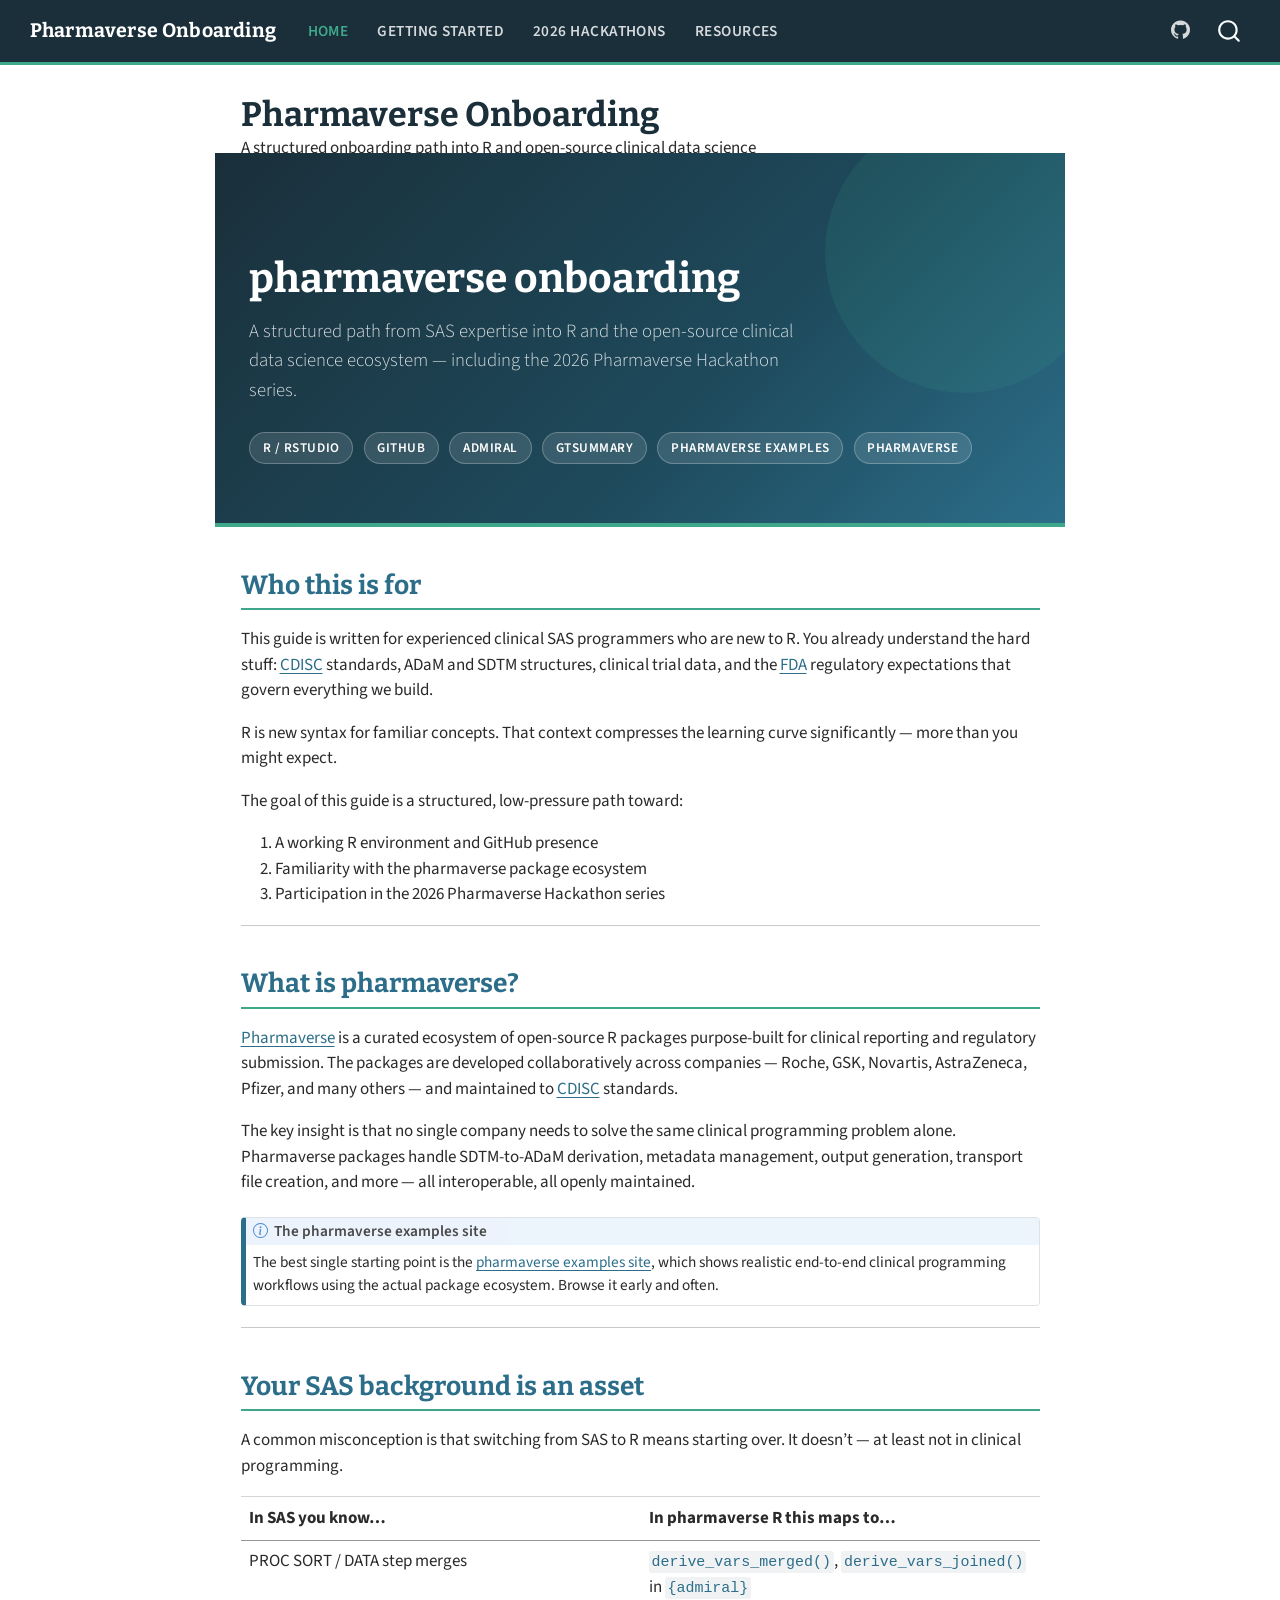
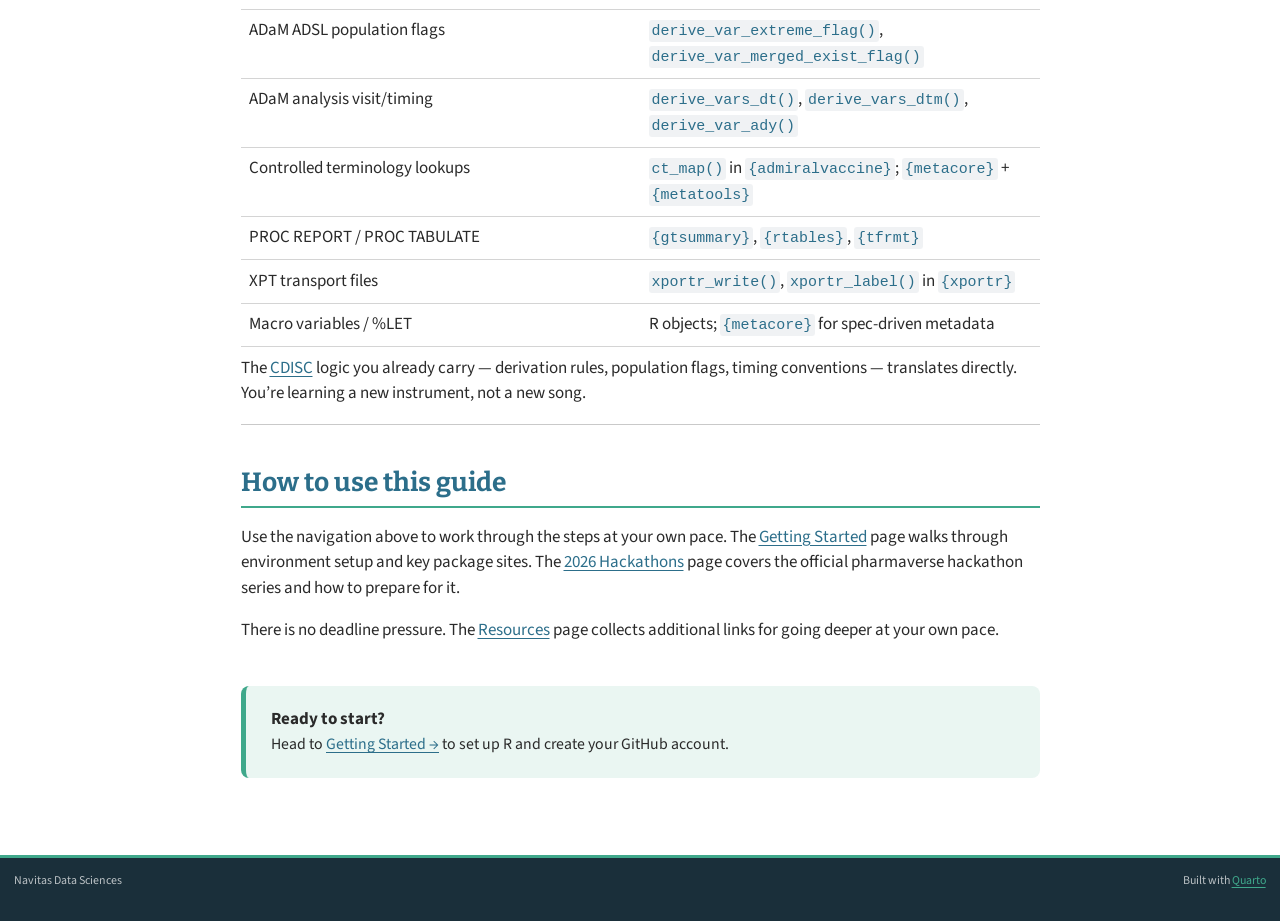
<file: index.html>
<!DOCTYPE html>
<html xmlns="http://www.w3.org/1999/xhtml" lang="en" xml:lang="en"><head>

<meta charset="utf-8">
<meta name="generator" content="quarto-1.9.38">

<meta name="viewport" content="width=device-width, initial-scale=1.0, user-scalable=yes">

<meta name="description" content="A structured onboarding path into R and open-source clinical data science">

<title>Pharmaverse Onboarding</title>
<style>
/* Default styles provided by pandoc.
** See https://pandoc.org/MANUAL.html#variables-for-html for config info.
*/
code{white-space: pre-wrap;}
span.smallcaps{font-variant: small-caps;}
div.columns{display: flex; gap: min(4vw, 1.5em);}
div.column{flex: auto; overflow-x: auto;}
div.hanging-indent{margin-left: 1.5em; text-indent: -1.5em;}
ul.task-list{list-style: none;}
ul.task-list li input[type="checkbox"] {
  width: 0.8em;
  margin: 0 0.8em 0.2em -1em; /* quarto-specific, see https://github.com/quarto-dev/quarto-cli/issues/4556 */ 
  vertical-align: middle;
}
</style>


<script src="site_libs/quarto-nav/quarto-nav.js"></script>
<script src="site_libs/quarto-nav/headroom.min.js"></script>
<script src="site_libs/clipboard/clipboard.min.js"></script>
<script src="site_libs/quarto-search/autocomplete.umd.js"></script>
<script src="site_libs/quarto-search/fuse.min.js"></script>
<script src="site_libs/quarto-search/quarto-search.js"></script>
<meta name="quarto:offset" content="./">
<link href="./pharmaverse.png" rel="icon" type="image/png">
<script src="site_libs/quarto-html/quarto.js" type="module"></script>
<script src="site_libs/quarto-html/tabsets/tabsets.js" type="module"></script>
<script src="site_libs/quarto-html/popper.min.js"></script>
<script src="site_libs/quarto-html/tippy.umd.min.js"></script>
<script src="site_libs/quarto-html/anchor.min.js"></script>
<link href="site_libs/quarto-html/tippy.css" rel="stylesheet">
<link href="site_libs/quarto-html/quarto-syntax-highlighting-15634bcf2e68342d4ad2dfa704d543f6.css" rel="stylesheet" id="quarto-text-highlighting-styles">
<script src="site_libs/bootstrap/bootstrap.min.js"></script>
<link href="site_libs/bootstrap/bootstrap-icons.css" rel="stylesheet">
<link href="site_libs/bootstrap/bootstrap-1473f9a45095e0e89f12a7bdcc8c1a4f.min.css" rel="stylesheet" append-hash="true" id="quarto-bootstrap" data-mode="light">
<script id="quarto-search-options" type="application/json">{
  "location": "navbar",
  "copy-button": false,
  "collapse-after": 3,
  "panel-placement": "end",
  "type": "overlay",
  "limit": 50,
  "keyboard-shortcut": [
    "f",
    "/",
    "s"
  ],
  "show-item-context": false,
  "language": {
    "search-no-results-text": "No results",
    "search-matching-documents-text": "matching documents",
    "search-copy-link-title": "Copy link to search",
    "search-hide-matches-text": "Hide additional matches",
    "search-more-match-text": "more match in this document",
    "search-more-matches-text": "more matches in this document",
    "search-clear-button-title": "Clear",
    "search-text-placeholder": "",
    "search-detached-cancel-button-title": "Cancel",
    "search-submit-button-title": "Submit",
    "search-label": "Search"
  }
}</script>
<style>html{ scroll-behavior: smooth; }</style>


</head>

<body class="nav-fixed fullcontent quarto-light">

<div id="quarto-search-results"></div>
  <header id="quarto-header" class="headroom fixed-top">
    <nav class="navbar navbar-expand-lg " data-bs-theme="dark">
      <div class="navbar-container container-fluid">
      <div class="navbar-brand-container mx-auto">
    <a class="navbar-brand" href="./index.html">
    <span class="navbar-title">Pharmaverse Onboarding</span>
    </a>
  </div>
            <div id="quarto-search" class="" title="Search"></div>
          <button class="navbar-toggler" type="button" data-bs-toggle="collapse" data-bs-target="#navbarCollapse" aria-controls="navbarCollapse" role="menu" aria-expanded="false" aria-label="Toggle navigation" onclick="if (window.quartoToggleHeadroom) { window.quartoToggleHeadroom(); }">
  <span class="navbar-toggler-icon"></span>
</button>
          <div class="collapse navbar-collapse" id="navbarCollapse">
            <ul class="navbar-nav navbar-nav-scroll me-auto">
  <li class="nav-item">
    <a class="nav-link active" href="./index.html" aria-current="page"> 
<span class="menu-text">Home</span></a>
  </li>  
  <li class="nav-item">
    <a class="nav-link" href="./steps.html"> 
<span class="menu-text">Getting Started</span></a>
  </li>  
  <li class="nav-item">
    <a class="nav-link" href="./hackathon.html"> 
<span class="menu-text">2026 Hackathons</span></a>
  </li>  
  <li class="nav-item">
    <a class="nav-link" href="./resources.html"> 
<span class="menu-text">Resources</span></a>
  </li>  
</ul>
            <ul class="navbar-nav navbar-nav-scroll ms-auto">
  <li class="nav-item compact">
    <a class="nav-link" href="https://github.com/pharmaverse"> <i class="bi bi-github" role="img" aria-label="GitHub">
</i> 
<span class="menu-text"></span></a>
  </li>  
</ul>
          </div> <!-- /navcollapse -->
            <div class="quarto-navbar-tools">
</div>
      </div> <!-- /container-fluid -->
    </nav>
</header>
<!-- content -->
<div id="quarto-content" class="quarto-container page-columns page-rows-contents page-layout-article page-navbar">
<!-- sidebar -->
<!-- margin-sidebar -->
    
<!-- main -->
<main class="content" id="quarto-document-content">

<header id="title-block-header" class="quarto-title-block default">
<div class="quarto-title">
<h1 class="title">Pharmaverse Onboarding</h1>
</div>

<div>
  <div class="description">
    A structured onboarding path into R and open-source clinical data science
  </div>
</div>


<div class="quarto-title-meta">

    
  
    
  </div>
  


</header>


<div class="hero-banner">
  <h1>pharmaverse onboarding</h1>
  <p class="subtitle">
    A structured path from SAS expertise into R and the open-source clinical data science ecosystem — including the 2026 Pharmaverse Hackathon series.
  </p>
  <div class="badge-row">
    <a class="hero-badge" href="https://posit.co/download/rstudio-desktop/" target="_blank">R / RStudio</a>
    <a class="hero-badge" href="https://github.com" target="_blank">GitHub</a>
    <a class="hero-badge" href="https://pharmaverse.github.io/admiral/" target="_blank">admiral</a>
    <a class="hero-badge" href="https://www.danieldsjoberg.com/gtsummary/" target="_blank">gtsummary</a>
    <a class="hero-badge" href="https://pharmaverse.github.io/examples/" target="_blank">pharmaverse examples</a>
    <a class="hero-badge" href="https://pharmaverse.org" target="_blank">pharmaverse</a>
  </div>
</div>
<section id="who-this-is-for" class="level2">
<h2 class="anchored" data-anchor-id="who-this-is-for">Who this is for</h2>
<p>This guide is written for experienced clinical SAS programmers who are new to R. You already understand the hard stuff: <a href="https://www.cdisc.org">CDISC</a> standards, ADaM and SDTM structures, clinical trial data, and the <a href="https://www.fda.gov">FDA</a> regulatory expectations that govern everything we build.</p>
<p>R is new syntax for familiar concepts. That context compresses the learning curve significantly — more than you might expect.</p>
<p>The goal of this guide is a structured, low-pressure path toward:</p>
<ol type="1">
<li>A working R environment and GitHub presence</li>
<li>Familiarity with the pharmaverse package ecosystem</li>
<li>Participation in the 2026 Pharmaverse Hackathon series</li>
</ol>
<hr>
</section>
<section id="what-is-pharmaverse" class="level2">
<h2 class="anchored" data-anchor-id="what-is-pharmaverse">What is pharmaverse?</h2>
<p><a href="https://pharmaverse.org">Pharmaverse</a> is a curated ecosystem of open-source R packages purpose-built for clinical reporting and regulatory submission. The packages are developed collaboratively across companies — Roche, GSK, Novartis, AstraZeneca, Pfizer, and many others — and maintained to <a href="https://www.cdisc.org">CDISC</a> standards.</p>
<p>The key insight is that no single company needs to solve the same clinical programming problem alone. Pharmaverse packages handle SDTM-to-ADaM derivation, metadata management, output generation, transport file creation, and more — all interoperable, all openly maintained.</p>
<div class="callout callout-style-default callout-note callout-titled">
<div class="callout-header d-flex align-content-center">
<div class="callout-icon-container">
<i class="callout-icon"></i>
</div>
<div class="callout-title-container flex-fill">
<span class="screen-reader-only">Note</span>The pharmaverse examples site
</div>
</div>
<div class="callout-body-container callout-body">
<p>The best single starting point is the <a href="https://pharmaverse.github.io/examples/">pharmaverse examples site</a>, which shows realistic end-to-end clinical programming workflows using the actual package ecosystem. Browse it early and often.</p>
</div>
</div>
<hr>
</section>
<section id="your-sas-background-is-an-asset" class="level2">
<h2 class="anchored" data-anchor-id="your-sas-background-is-an-asset">Your SAS background is an asset</h2>
<p>A common misconception is that switching from SAS to R means starting over. It doesn’t — at least not in clinical programming.</p>
<table class="caption-top table">
<colgroup>
<col style="width: 50%">
<col style="width: 50%">
</colgroup>
<thead>
<tr class="header">
<th>In SAS you know…</th>
<th>In pharmaverse R this maps to…</th>
</tr>
</thead>
<tbody>
<tr class="odd">
<td>PROC SORT / DATA step merges</td>
<td><code>derive_vars_merged()</code>, <code>derive_vars_joined()</code> in <code>{admiral}</code></td>
</tr>
<tr class="even">
<td>ADaM ADSL population flags</td>
<td><code>derive_var_extreme_flag()</code>, <code>derive_var_merged_exist_flag()</code></td>
</tr>
<tr class="odd">
<td>ADaM analysis visit/timing</td>
<td><code>derive_vars_dt()</code>, <code>derive_vars_dtm()</code>, <code>derive_var_ady()</code></td>
</tr>
<tr class="even">
<td>Controlled terminology lookups</td>
<td><code>ct_map()</code> in <code>{admiralvaccine}</code>; <code>{metacore}</code> + <code>{metatools}</code></td>
</tr>
<tr class="odd">
<td>PROC REPORT / PROC TABULATE</td>
<td><code>{gtsummary}</code>, <code>{rtables}</code>, <code>{tfrmt}</code></td>
</tr>
<tr class="even">
<td>XPT transport files</td>
<td><code>xportr_write()</code>, <code>xportr_label()</code> in <code>{xportr}</code></td>
</tr>
<tr class="odd">
<td>Macro variables / %LET</td>
<td>R objects; <code>{metacore}</code> for spec-driven metadata</td>
</tr>
</tbody>
</table>
<p>The <a href="https://www.cdisc.org">CDISC</a> logic you already carry — derivation rules, population flags, timing conventions — translates directly. You’re learning a new instrument, not a new song.</p>
<hr>
</section>
<section id="how-to-use-this-guide" class="level2">
<h2 class="anchored" data-anchor-id="how-to-use-this-guide">How to use this guide</h2>
<p>Use the navigation above to work through the steps at your own pace. The <a href="./steps.html">Getting Started</a> page walks through environment setup and key package sites. The <a href="./hackathon.html">2026 Hackathons</a> page covers the official pharmaverse hackathon series and how to prepare for it.</p>
<p>There is no deadline pressure. The <a href="./resources.html">Resources</a> page collects additional links for going deeper at your own pace.</p>
<div style="margin-top: 2.5rem; padding: 1.2rem 1.5rem; background: #EAF6F2; border-radius: 8px; border-left: 5px solid #3FA88B;">
  <strong style="font-size:1rem;">Ready to start?</strong><br>
  <span style="font-size:0.93rem;">Head to <a href="./steps.html">Getting Started →</a> to set up R and create your GitHub account.</span>
</div>


</section>

</main> <!-- /main -->
<script id="quarto-html-after-body" type="application/javascript">
  window.document.addEventListener("DOMContentLoaded", function (event) {
    const icon = "";
    const anchorJS = new window.AnchorJS();
    anchorJS.options = {
      placement: 'right',
      icon: icon
    };
    anchorJS.add('.anchored');
    const isCodeAnnotation = (el) => {
      for (const clz of el.classList) {
        if (clz.startsWith('code-annotation-')) {                     
          return true;
        }
      }
      return false;
    }
    const onCopySuccess = function(e) {
      // button target
      const button = e.trigger;
      // don't keep focus
      button.blur();
      // flash "checked"
      button.classList.add('code-copy-button-checked');
      var currentTitle = button.getAttribute("title");
      button.setAttribute("title", "Copied!");
      let tooltip;
      if (window.bootstrap) {
        button.setAttribute("data-bs-toggle", "tooltip");
        button.setAttribute("data-bs-placement", "left");
        button.setAttribute("data-bs-title", "Copied!");
        tooltip = new bootstrap.Tooltip(button, 
          { trigger: "manual", 
            customClass: "code-copy-button-tooltip",
            offset: [0, -8]});
        tooltip.show();    
      }
      setTimeout(function() {
        if (tooltip) {
          tooltip.hide();
          button.removeAttribute("data-bs-title");
          button.removeAttribute("data-bs-toggle");
          button.removeAttribute("data-bs-placement");
        }
        button.setAttribute("title", currentTitle);
        button.classList.remove('code-copy-button-checked');
      }, 1000);
      // clear code selection
      e.clearSelection();
    }
    const getTextToCopy = function(trigger) {
      const outerScaffold = trigger.parentElement.cloneNode(true);
      const codeEl = outerScaffold.querySelector('code');
      for (const childEl of codeEl.children) {
        if (isCodeAnnotation(childEl)) {
          childEl.remove();
        }
      }
      return codeEl.innerText;
    }
    const clipboard = new window.ClipboardJS('.code-copy-button:not([data-in-quarto-modal])', {
      text: getTextToCopy
    });
    clipboard.on('success', onCopySuccess);
    if (window.document.getElementById('quarto-embedded-source-code-modal')) {
      const clipboardModal = new window.ClipboardJS('.code-copy-button[data-in-quarto-modal]', {
        text: getTextToCopy,
        container: window.document.getElementById('quarto-embedded-source-code-modal')
      });
      clipboardModal.on('success', onCopySuccess);
    }
      var localhostRegex = new RegExp(/^(?:http|https):\/\/localhost\:?[0-9]*\//);
      var mailtoRegex = new RegExp(/^mailto:/);
        var filterRegex = new RegExp("https:\/\/jeffreyad\.github\.io\/pharmaverse-onboarding\/");
      var isInternal = (href) => {
          return filterRegex.test(href) || localhostRegex.test(href) || mailtoRegex.test(href);
      }
      // Inspect non-navigation links and adorn them if external
     var links = window.document.querySelectorAll('a[href]:not(.nav-link):not(.navbar-brand):not(.toc-action):not(.sidebar-link):not(.sidebar-item-toggle):not(.pagination-link):not(.no-external):not([aria-hidden]):not(.dropdown-item):not(.quarto-navigation-tool):not(.about-link)');
      for (var i=0; i<links.length; i++) {
        const link = links[i];
        if (!isInternal(link.href)) {
          // undo the damage that might have been done by quarto-nav.js in the case of
          // links that we want to consider external
          if (link.dataset.originalHref !== undefined) {
            link.href = link.dataset.originalHref;
          }
        }
      }
    function tippyHover(el, contentFn, onTriggerFn, onUntriggerFn) {
      const config = {
        allowHTML: true,
        maxWidth: 500,
        delay: 100,
        arrow: false,
        appendTo: function(el) {
            return el.parentElement;
        },
        interactive: true,
        interactiveBorder: 10,
        theme: 'quarto',
        placement: 'bottom-start',
      };
      if (contentFn) {
        config.content = contentFn;
      }
      if (onTriggerFn) {
        config.onTrigger = onTriggerFn;
      }
      if (onUntriggerFn) {
        config.onUntrigger = onUntriggerFn;
      }
      window.tippy(el, config); 
    }
    const noterefs = window.document.querySelectorAll('a[role="doc-noteref"]');
    for (var i=0; i<noterefs.length; i++) {
      const ref = noterefs[i];
      tippyHover(ref, function() {
        // use id or data attribute instead here
        let href = ref.getAttribute('data-footnote-href') || ref.getAttribute('href');
        try { href = new URL(href).hash; } catch {}
        const id = href.replace(/^#\/?/, "");
        const note = window.document.getElementById(id);
        if (note) {
          return note.innerHTML;
        } else {
          return "";
        }
      });
    }
    const xrefs = window.document.querySelectorAll('a.quarto-xref');
    const processXRef = (id, note) => {
      // Strip column container classes
      const stripColumnClz = (el) => {
        el.classList.remove("page-full", "page-columns");
        if (el.children) {
          for (const child of el.children) {
            stripColumnClz(child);
          }
        }
      }
      stripColumnClz(note)
      if (id === null || id.startsWith('sec-')) {
        // Special case sections, only their first couple elements
        const container = document.createElement("div");
        if (note.children && note.children.length > 2) {
          container.appendChild(note.children[0].cloneNode(true));
          for (let i = 1; i < note.children.length; i++) {
            const child = note.children[i];
            if (child.tagName === "P" && child.innerText === "") {
              continue;
            } else {
              container.appendChild(child.cloneNode(true));
              break;
            }
          }
          if (window.Quarto?.typesetMath) {
            window.Quarto.typesetMath(container);
          }
          return container.innerHTML
        } else {
          if (window.Quarto?.typesetMath) {
            window.Quarto.typesetMath(note);
          }
          return note.innerHTML;
        }
      } else {
        // Remove any anchor links if they are present
        const anchorLink = note.querySelector('a.anchorjs-link');
        if (anchorLink) {
          anchorLink.remove();
        }
        if (window.Quarto?.typesetMath) {
          window.Quarto.typesetMath(note);
        }
        if (note.classList.contains("callout")) {
          return note.outerHTML;
        } else {
          return note.innerHTML;
        }
      }
    }
    for (var i=0; i<xrefs.length; i++) {
      const xref = xrefs[i];
      tippyHover(xref, undefined, function(instance) {
        instance.disable();
        let url = xref.getAttribute('href');
        let hash = undefined; 
        if (url.startsWith('#')) {
          hash = url;
        } else {
          try { hash = new URL(url).hash; } catch {}
        }
        if (hash) {
          const id = hash.replace(/^#\/?/, "");
          const note = window.document.getElementById(id);
          if (note !== null) {
            try {
              const html = processXRef(id, note.cloneNode(true));
              instance.setContent(html);
            } finally {
              instance.enable();
              instance.show();
            }
          } else {
            // See if we can fetch this
            fetch(url.split('#')[0])
            .then(res => res.text())
            .then(html => {
              const parser = new DOMParser();
              const htmlDoc = parser.parseFromString(html, "text/html");
              const note = htmlDoc.getElementById(id);
              if (note !== null) {
                const html = processXRef(id, note);
                instance.setContent(html);
              } 
            }).finally(() => {
              instance.enable();
              instance.show();
            });
          }
        } else {
          // See if we can fetch a full url (with no hash to target)
          // This is a special case and we should probably do some content thinning / targeting
          fetch(url)
          .then(res => res.text())
          .then(html => {
            const parser = new DOMParser();
            const htmlDoc = parser.parseFromString(html, "text/html");
            const note = htmlDoc.querySelector('main.content');
            if (note !== null) {
              // This should only happen for chapter cross references
              // (since there is no id in the URL)
              // remove the first header
              if (note.children.length > 0 && note.children[0].tagName === "HEADER") {
                note.children[0].remove();
              }
              const html = processXRef(null, note);
              instance.setContent(html);
            } 
          }).finally(() => {
            instance.enable();
            instance.show();
          });
        }
      }, function(instance) {
      });
    }
        let selectedAnnoteEl;
        const selectorForAnnotation = ( cell, annotation) => {
          let cellAttr = 'data-code-cell="' + cell + '"';
          let lineAttr = 'data-code-annotation="' +  annotation + '"';
          const selector = 'span[' + cellAttr + '][' + lineAttr + ']';
          return selector;
        }
        const selectCodeLines = (annoteEl) => {
          const doc = window.document;
          const targetCell = annoteEl.getAttribute("data-target-cell");
          const targetAnnotation = annoteEl.getAttribute("data-target-annotation");
          const annoteSpan = window.document.querySelector(selectorForAnnotation(targetCell, targetAnnotation));
          const lines = annoteSpan.getAttribute("data-code-lines").split(",");
          const lineIds = lines.map((line) => {
            return targetCell + "-" + line;
          })
          let top = null;
          let height = null;
          let parent = null;
          if (lineIds.length > 0) {
              //compute the position of the single el (top and bottom and make a div)
              const el = window.document.getElementById(lineIds[0]);
              top = el.offsetTop;
              height = el.offsetHeight;
              parent = el.parentElement.parentElement;
            if (lineIds.length > 1) {
              const lastEl = window.document.getElementById(lineIds[lineIds.length - 1]);
              const bottom = lastEl.offsetTop + lastEl.offsetHeight;
              height = bottom - top;
            }
            if (top !== null && height !== null && parent !== null) {
              // cook up a div (if necessary) and position it 
              let div = window.document.getElementById("code-annotation-line-highlight");
              if (div === null) {
                div = window.document.createElement("div");
                div.setAttribute("id", "code-annotation-line-highlight");
                div.style.position = 'absolute';
                parent.appendChild(div);
              }
              div.style.top = top - 2 + "px";
              div.style.height = height + 4 + "px";
              div.style.left = 0;
              let gutterDiv = window.document.getElementById("code-annotation-line-highlight-gutter");
              if (gutterDiv === null) {
                gutterDiv = window.document.createElement("div");
                gutterDiv.setAttribute("id", "code-annotation-line-highlight-gutter");
                gutterDiv.style.position = 'absolute';
                const codeCell = window.document.getElementById(targetCell);
                const gutter = codeCell.querySelector('.code-annotation-gutter');
                gutter.appendChild(gutterDiv);
              }
              gutterDiv.style.top = top - 2 + "px";
              gutterDiv.style.height = height + 4 + "px";
            }
            selectedAnnoteEl = annoteEl;
          }
        };
        const unselectCodeLines = () => {
          const elementsIds = ["code-annotation-line-highlight", "code-annotation-line-highlight-gutter"];
          elementsIds.forEach((elId) => {
            const div = window.document.getElementById(elId);
            if (div) {
              div.remove();
            }
          });
          selectedAnnoteEl = undefined;
        };
          // Handle positioning of the toggle
      window.addEventListener(
        "resize",
        throttle(() => {
          elRect = undefined;
          if (selectedAnnoteEl) {
            selectCodeLines(selectedAnnoteEl);
          }
        }, 10)
      );
      function throttle(fn, ms) {
      let throttle = false;
      let timer;
        return (...args) => {
          if(!throttle) { // first call gets through
              fn.apply(this, args);
              throttle = true;
          } else { // all the others get throttled
              if(timer) clearTimeout(timer); // cancel #2
              timer = setTimeout(() => {
                fn.apply(this, args);
                timer = throttle = false;
              }, ms);
          }
        };
      }
        // Attach click handler to the DT
        const annoteDls = window.document.querySelectorAll('dt[data-target-cell]');
        for (const annoteDlNode of annoteDls) {
          annoteDlNode.addEventListener('click', (event) => {
            const clickedEl = event.target;
            if (clickedEl !== selectedAnnoteEl) {
              unselectCodeLines();
              const activeEl = window.document.querySelector('dt[data-target-cell].code-annotation-active');
              if (activeEl) {
                activeEl.classList.remove('code-annotation-active');
              }
              selectCodeLines(clickedEl);
              clickedEl.classList.add('code-annotation-active');
            } else {
              // Unselect the line
              unselectCodeLines();
              clickedEl.classList.remove('code-annotation-active');
            }
          });
        }
    const findCites = (el) => {
      const parentEl = el.parentElement;
      if (parentEl) {
        const cites = parentEl.dataset.cites;
        if (cites) {
          return {
            el,
            cites: cites.split(' ')
          };
        } else {
          return findCites(el.parentElement)
        }
      } else {
        return undefined;
      }
    };
    var bibliorefs = window.document.querySelectorAll('a[role="doc-biblioref"]');
    for (var i=0; i<bibliorefs.length; i++) {
      const ref = bibliorefs[i];
      const citeInfo = findCites(ref);
      if (citeInfo) {
        tippyHover(citeInfo.el, function() {
          var popup = window.document.createElement('div');
          citeInfo.cites.forEach(function(cite) {
            var citeDiv = window.document.createElement('div');
            citeDiv.classList.add('hanging-indent');
            citeDiv.classList.add('csl-entry');
            var biblioDiv = window.document.getElementById('ref-' + cite);
            if (biblioDiv) {
              citeDiv.innerHTML = biblioDiv.innerHTML;
            }
            popup.appendChild(citeDiv);
          });
          return popup.innerHTML;
        });
      }
    }
  });
  </script>
</div> <!-- /content -->
<footer class="footer">
  <div class="nav-footer">
    <div class="nav-footer-left">
<p>Navitas Data Sciences</p>
</div>   
    <div class="nav-footer-center">
      &nbsp;
    </div>
    <div class="nav-footer-right">
<p>Built with <a href="https://quarto.org">Quarto</a></p>
</div>
  </div>
</footer>




<script src="site_libs/quarto-html/zenscroll-min.js"></script>
</body></html>
</file>
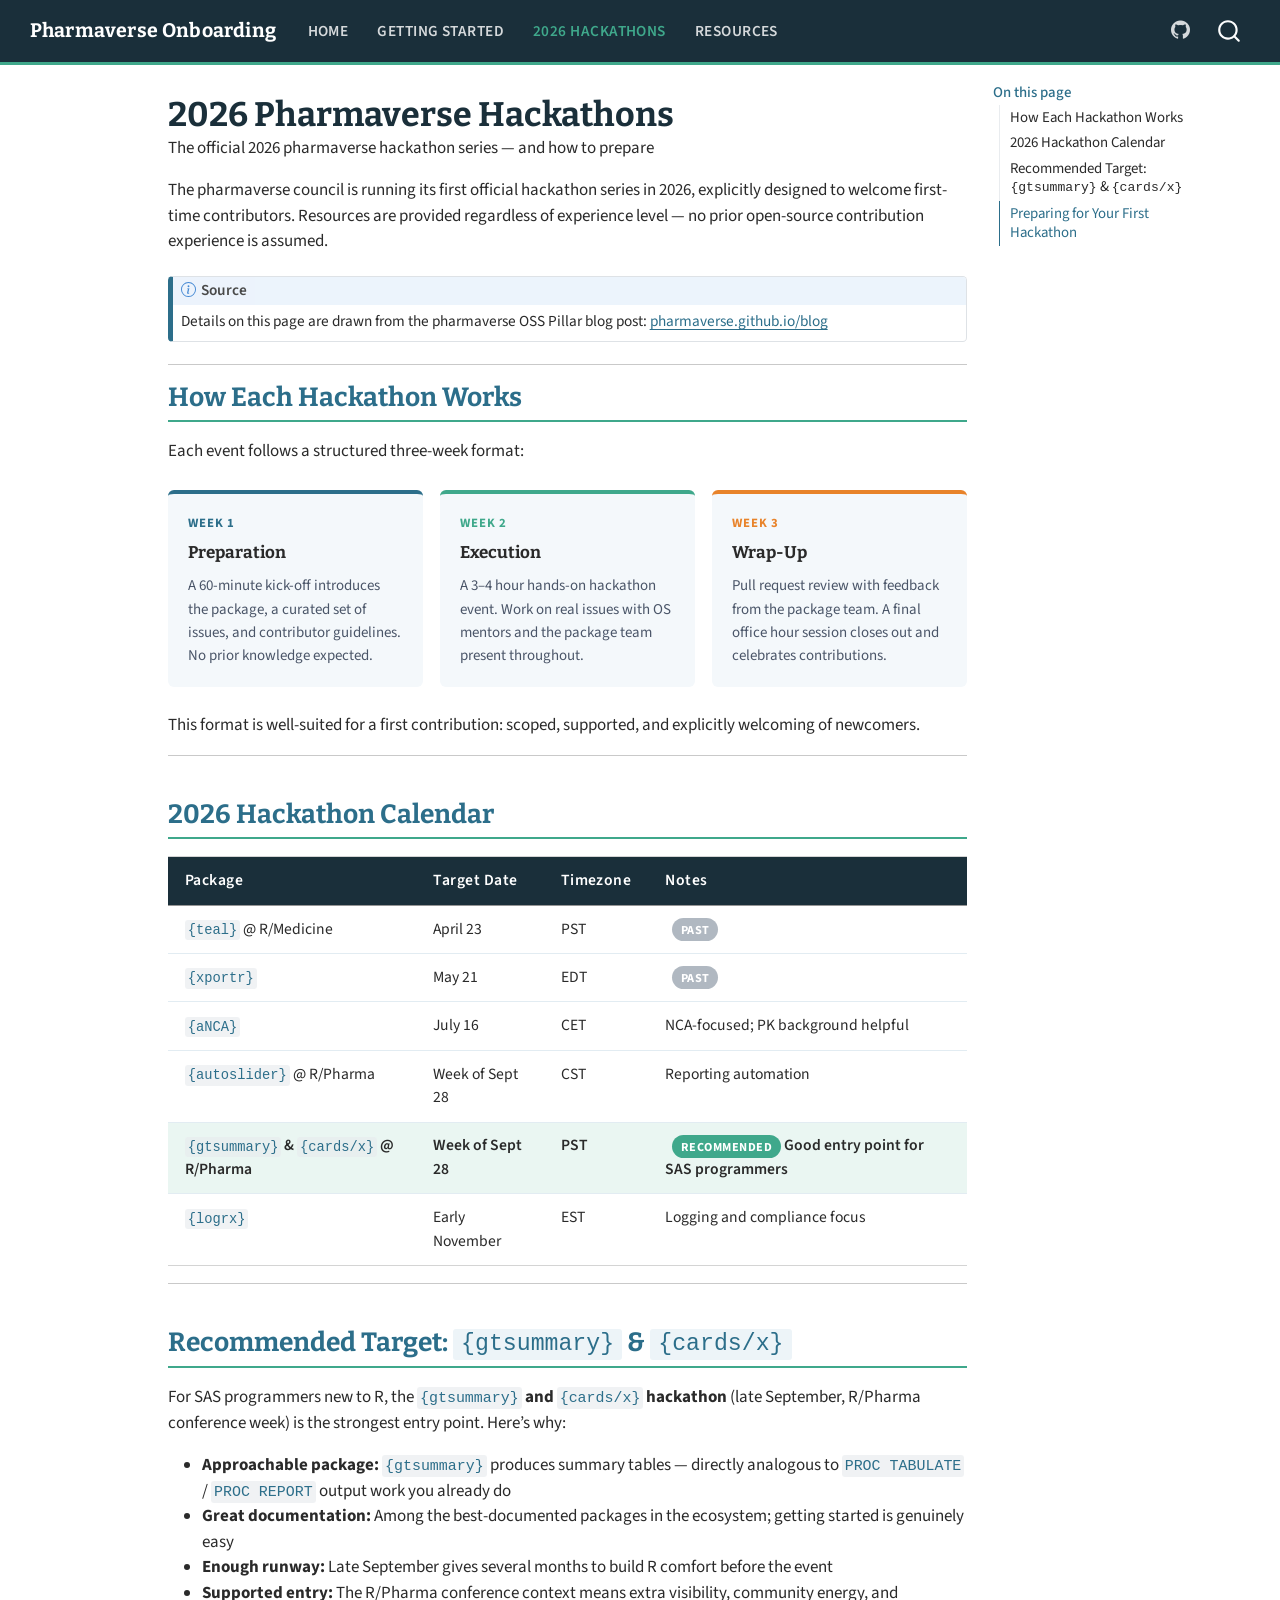
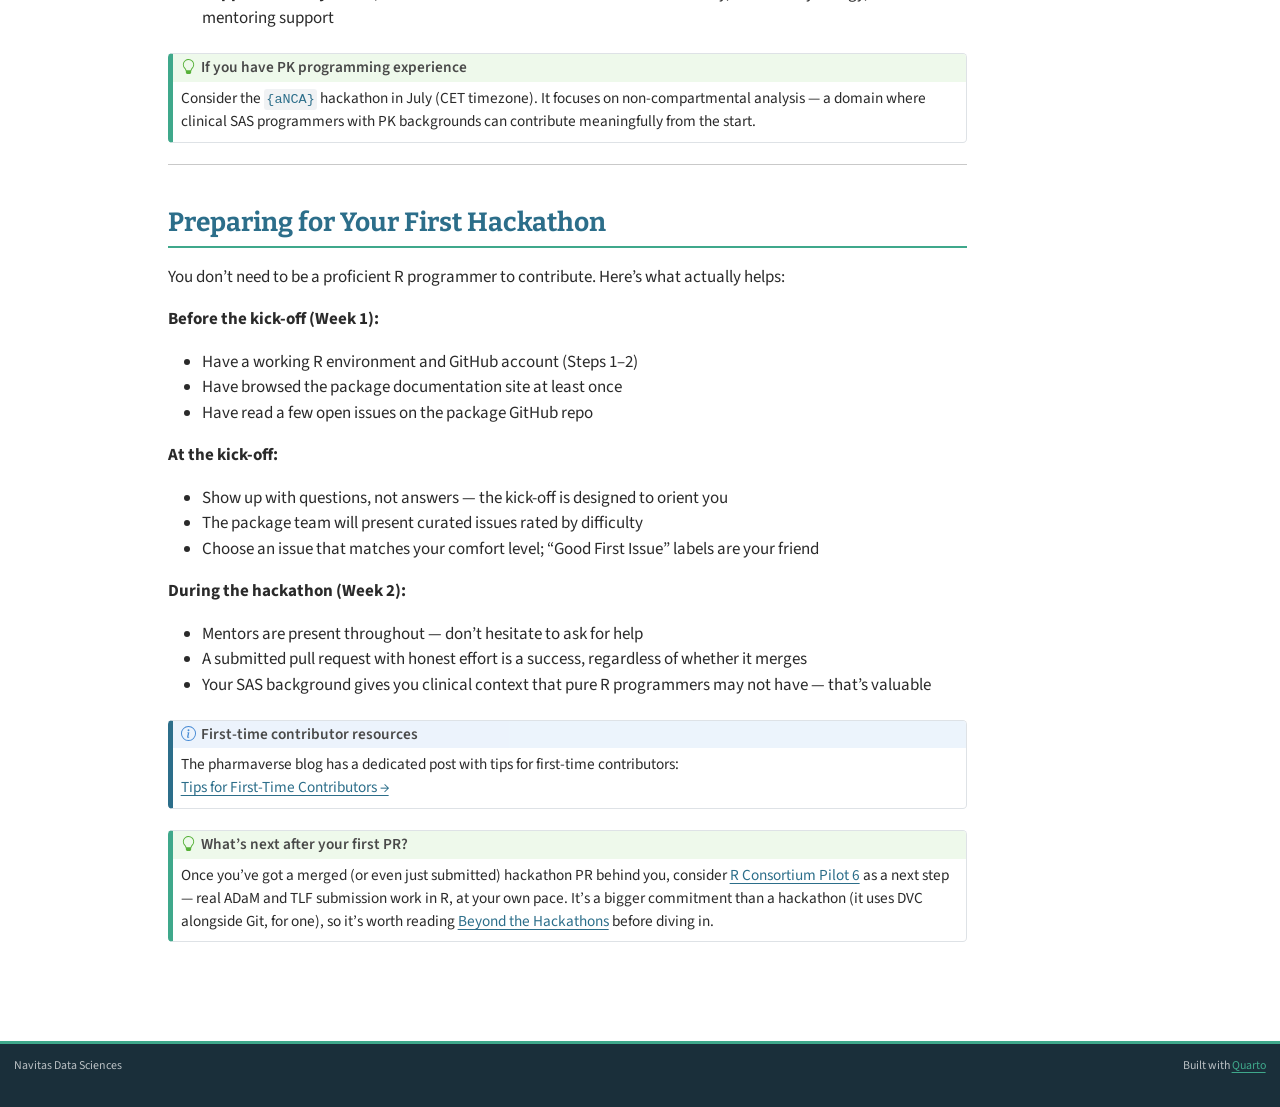
<file: hackathon.html>
<!DOCTYPE html>
<html xmlns="http://www.w3.org/1999/xhtml" lang="en" xml:lang="en"><head>

<meta charset="utf-8">
<meta name="generator" content="quarto-1.9.38">

<meta name="viewport" content="width=device-width, initial-scale=1.0, user-scalable=yes">

<meta name="description" content="The official 2026 pharmaverse hackathon series — and how to prepare">

<title>2026 Pharmaverse Hackathons – Pharmaverse Onboarding</title>
<style>
/* Default styles provided by pandoc.
** See https://pandoc.org/MANUAL.html#variables-for-html for config info.
*/
code{white-space: pre-wrap;}
span.smallcaps{font-variant: small-caps;}
div.columns{display: flex; gap: min(4vw, 1.5em);}
div.column{flex: auto; overflow-x: auto;}
div.hanging-indent{margin-left: 1.5em; text-indent: -1.5em;}
ul.task-list{list-style: none;}
ul.task-list li input[type="checkbox"] {
  width: 0.8em;
  margin: 0 0.8em 0.2em -1em; /* quarto-specific, see https://github.com/quarto-dev/quarto-cli/issues/4556 */ 
  vertical-align: middle;
}
</style>


<script src="site_libs/quarto-nav/quarto-nav.js"></script>
<script src="site_libs/quarto-nav/headroom.min.js"></script>
<script src="site_libs/clipboard/clipboard.min.js"></script>
<script src="site_libs/quarto-search/autocomplete.umd.js"></script>
<script src="site_libs/quarto-search/fuse.min.js"></script>
<script src="site_libs/quarto-search/quarto-search.js"></script>
<meta name="quarto:offset" content="./">
<link href="./pharmaverse.png" rel="icon" type="image/png">
<script src="site_libs/quarto-html/quarto.js" type="module"></script>
<script src="site_libs/quarto-html/tabsets/tabsets.js" type="module"></script>
<script src="site_libs/quarto-html/popper.min.js"></script>
<script src="site_libs/quarto-html/tippy.umd.min.js"></script>
<script src="site_libs/quarto-html/anchor.min.js"></script>
<link href="site_libs/quarto-html/tippy.css" rel="stylesheet">
<link href="site_libs/quarto-html/quarto-syntax-highlighting-15634bcf2e68342d4ad2dfa704d543f6.css" rel="stylesheet" id="quarto-text-highlighting-styles">
<script src="site_libs/bootstrap/bootstrap.min.js"></script>
<link href="site_libs/bootstrap/bootstrap-icons.css" rel="stylesheet">
<link href="site_libs/bootstrap/bootstrap-1473f9a45095e0e89f12a7bdcc8c1a4f.min.css" rel="stylesheet" append-hash="true" id="quarto-bootstrap" data-mode="light">
<script id="quarto-search-options" type="application/json">{
  "location": "navbar",
  "copy-button": false,
  "collapse-after": 3,
  "panel-placement": "end",
  "type": "overlay",
  "limit": 50,
  "keyboard-shortcut": [
    "f",
    "/",
    "s"
  ],
  "show-item-context": false,
  "language": {
    "search-no-results-text": "No results",
    "search-matching-documents-text": "matching documents",
    "search-copy-link-title": "Copy link to search",
    "search-hide-matches-text": "Hide additional matches",
    "search-more-match-text": "more match in this document",
    "search-more-matches-text": "more matches in this document",
    "search-clear-button-title": "Clear",
    "search-text-placeholder": "",
    "search-detached-cancel-button-title": "Cancel",
    "search-submit-button-title": "Submit",
    "search-label": "Search"
  }
}</script>
<style>html{ scroll-behavior: smooth; }</style>


</head>

<body class="nav-fixed quarto-light">

<div id="quarto-search-results"></div>
  <header id="quarto-header" class="headroom fixed-top">
    <nav class="navbar navbar-expand-lg " data-bs-theme="dark">
      <div class="navbar-container container-fluid">
      <div class="navbar-brand-container mx-auto">
    <a class="navbar-brand" href="./index.html">
    <span class="navbar-title">Pharmaverse Onboarding</span>
    </a>
  </div>
            <div id="quarto-search" class="" title="Search"></div>
          <button class="navbar-toggler" type="button" data-bs-toggle="collapse" data-bs-target="#navbarCollapse" aria-controls="navbarCollapse" role="menu" aria-expanded="false" aria-label="Toggle navigation" onclick="if (window.quartoToggleHeadroom) { window.quartoToggleHeadroom(); }">
  <span class="navbar-toggler-icon"></span>
</button>
          <div class="collapse navbar-collapse" id="navbarCollapse">
            <ul class="navbar-nav navbar-nav-scroll me-auto">
  <li class="nav-item">
    <a class="nav-link" href="./index.html"> 
<span class="menu-text">Home</span></a>
  </li>  
  <li class="nav-item">
    <a class="nav-link" href="./steps.html"> 
<span class="menu-text">Getting Started</span></a>
  </li>  
  <li class="nav-item">
    <a class="nav-link active" href="./hackathon.html" aria-current="page"> 
<span class="menu-text">2026 Hackathons</span></a>
  </li>  
  <li class="nav-item">
    <a class="nav-link" href="./resources.html"> 
<span class="menu-text">Resources</span></a>
  </li>  
</ul>
            <ul class="navbar-nav navbar-nav-scroll ms-auto">
  <li class="nav-item compact">
    <a class="nav-link" href="https://github.com/pharmaverse"> <i class="bi bi-github" role="img" aria-label="GitHub">
</i> 
<span class="menu-text"></span></a>
  </li>  
</ul>
          </div> <!-- /navcollapse -->
            <div class="quarto-navbar-tools">
</div>
      </div> <!-- /container-fluid -->
    </nav>
</header>
<!-- content -->
<div id="quarto-content" class="quarto-container page-columns page-rows-contents page-layout-article page-navbar">
<!-- sidebar -->
<!-- margin-sidebar -->
    <div id="quarto-margin-sidebar" class="sidebar margin-sidebar">
        <nav id="TOC" role="doc-toc" class="toc-active">
    <h2 id="toc-title">On this page</h2>
   
  <ul>
  <li><a href="#how-each-hackathon-works" id="toc-how-each-hackathon-works" class="nav-link active" data-scroll-target="#how-each-hackathon-works">How Each Hackathon Works</a></li>
  <li><a href="#hackathon-calendar" id="toc-hackathon-calendar" class="nav-link" data-scroll-target="#hackathon-calendar">2026 Hackathon Calendar</a></li>
  <li><a href="#recommended-target-gtsummary-cardsx" id="toc-recommended-target-gtsummary-cardsx" class="nav-link" data-scroll-target="#recommended-target-gtsummary-cardsx">Recommended Target: <code>{gtsummary}</code> &amp; <code>{cards/x}</code></a></li>
  <li><a href="#preparing-for-your-first-hackathon" id="toc-preparing-for-your-first-hackathon" class="nav-link" data-scroll-target="#preparing-for-your-first-hackathon">Preparing for Your First Hackathon</a></li>
  </ul>
</nav>
    </div>
<!-- main -->
<main class="content" id="quarto-document-content">

<header id="title-block-header" class="quarto-title-block default">
<div class="quarto-title">
<h1 class="title">2026 Pharmaverse Hackathons</h1>
</div>

<div>
  <div class="description">
    The official 2026 pharmaverse hackathon series — and how to prepare
  </div>
</div>


<div class="quarto-title-meta">

    
  
    
  </div>
  


</header>


<p>The pharmaverse council is running its first official hackathon series in 2026, explicitly designed to welcome first-time contributors. Resources are provided regardless of experience level — no prior open-source contribution experience is assumed.</p>
<div class="callout callout-style-default callout-note callout-titled">
<div class="callout-header d-flex align-content-center">
<div class="callout-icon-container">
<i class="callout-icon"></i>
</div>
<div class="callout-title-container flex-fill">
<span class="screen-reader-only">Note</span>Source
</div>
</div>
<div class="callout-body-container callout-body">
<p>Details on this page are drawn from the pharmaverse OSS Pillar blog post: <a href="https://pharmaverse.github.io/blog/posts/2026-03-06-pharmaverse-pillar/pharmaverse-pillar-oss.html">pharmaverse.github.io/blog</a></p>
</div>
</div>
<hr>
<section id="how-each-hackathon-works" class="level2">
<h2 class="anchored" data-anchor-id="how-each-hackathon-works">How Each Hackathon Works</h2>
<p>Each event follows a structured three-week format:</p>
<div style="display: grid; grid-template-columns: repeat(auto-fill, minmax(240px, 1fr)); gap: 1rem; margin: 1.5rem 0;">

  <div style="background: #f4f8fb; border-top: 4px solid #2C6E8A; border-radius: 6px; padding: 1.2rem;">
    <div style="font-size: 0.75rem; font-weight: 700; color: #2C6E8A; text-transform: uppercase; letter-spacing: 0.06em; margin-bottom: 0.4rem;">Week 1</div>
    <div style="font-weight: 700; font-size: 1rem; margin-bottom: 0.5rem; font-family: 'Bitter', Georgia, serif;">Preparation</div>
    <div style="font-size: 0.88rem; color: #4a5568; line-height: 1.55;">A 60-minute kick-off introduces the package, a curated set of issues, and contributor guidelines. No prior knowledge expected.</div>
  </div>

  <div style="background: #f4f8fb; border-top: 4px solid #3FA88B; border-radius: 6px; padding: 1.2rem;">
    <div style="font-size: 0.75rem; font-weight: 700; color: #3FA88B; text-transform: uppercase; letter-spacing: 0.06em; margin-bottom: 0.4rem;">Week 2</div>
    <div style="font-weight: 700; font-size: 1rem; margin-bottom: 0.5rem; font-family: 'Bitter', Georgia, serif;">Execution</div>
    <div style="font-size: 0.88rem; color: #4a5568; line-height: 1.55;">A 3–4 hour hands-on hackathon event. Work on real issues with OS mentors and the package team present throughout.</div>
  </div>

  <div style="background: #f4f8fb; border-top: 4px solid #E8832A; border-radius: 6px; padding: 1.2rem;">
    <div style="font-size: 0.75rem; font-weight: 700; color: #E8832A; text-transform: uppercase; letter-spacing: 0.06em; margin-bottom: 0.4rem;">Week 3</div>
    <div style="font-weight: 700; font-size: 1rem; margin-bottom: 0.5rem; font-family: 'Bitter', Georgia, serif;">Wrap-Up</div>
    <div style="font-size: 0.88rem; color: #4a5568; line-height: 1.55;">Pull request review with feedback from the package team. A final office hour session closes out and celebrates contributions.</div>
  </div>

</div>
<p>This format is well-suited for a first contribution: scoped, supported, and explicitly welcoming of newcomers.</p>
<hr>
</section>
<section id="hackathon-calendar" class="level2">
<h2 class="anchored" data-anchor-id="hackathon-calendar">2026 Hackathon Calendar</h2>
<div class="hackathon-table">

<table class="caption-top table">
<thead>
<tr class="header">
<th data-quarto-table-cell-role="th">Package</th>
<th data-quarto-table-cell-role="th">Target Date</th>
<th data-quarto-table-cell-role="th">Timezone</th>
<th data-quarto-table-cell-role="th">Notes</th>
</tr>
</thead>
<tbody>
<tr class="odd">
<td><code>{teal}</code> @ R/Medicine</td>
<td>April 23</td>
<td>PST</td>
<td><span class="badge-past">Past</span></td>
</tr>
<tr class="even">
<td><code>{xportr}</code></td>
<td>May 21</td>
<td>EDT</td>
<td><span class="badge-past">Past</span></td>
</tr>
<tr class="odd">
<td><code>{aNCA}</code></td>
<td>July 16</td>
<td>CET</td>
<td>NCA-focused; PK background helpful</td>
</tr>
<tr class="even">
<td><code>{autoslider}</code> @ R/Pharma</td>
<td>Week of Sept 28</td>
<td>CST</td>
<td>Reporting automation</td>
</tr>
<tr class="highlight-row odd">
<td><code>{gtsummary}</code> &amp; <code>{cards/x}</code> @ R/Pharma</td>
<td>Week of Sept 28</td>
<td>PST</td>
<td><span class="badge-recommended">Recommended</span> Good entry point for SAS programmers</td>
</tr>
<tr class="even">
<td><code>{logrx}</code></td>
<td>Early November</td>
<td>EST</td>
<td>Logging and compliance focus</td>
</tr>
</tbody>
</table>

</div>
<hr>
</section>
<section id="recommended-target-gtsummary-cardsx" class="level2">
<h2 class="anchored" data-anchor-id="recommended-target-gtsummary-cardsx">Recommended Target: <code>{gtsummary}</code> &amp; <code>{cards/x}</code></h2>
<p>For SAS programmers new to R, the <strong><code>{gtsummary}</code> and <code>{cards/x}</code> hackathon</strong> (late September, R/Pharma conference week) is the strongest entry point. Here’s why:</p>
<ul>
<li><strong>Approachable package:</strong> <code>{gtsummary}</code> produces summary tables — directly analogous to <code>PROC TABULATE</code> / <code>PROC REPORT</code> output work you already do</li>
<li><strong>Great documentation:</strong> Among the best-documented packages in the ecosystem; getting started is genuinely easy</li>
<li><strong>Enough runway:</strong> Late September gives several months to build R comfort before the event</li>
<li><strong>Supported entry:</strong> The R/Pharma conference context means extra visibility, community energy, and mentoring support</li>
</ul>
<div class="callout callout-style-default callout-tip callout-titled">
<div class="callout-header d-flex align-content-center">
<div class="callout-icon-container">
<i class="callout-icon"></i>
</div>
<div class="callout-title-container flex-fill">
<span class="screen-reader-only">Tip</span>If you have PK programming experience
</div>
</div>
<div class="callout-body-container callout-body">
<p>Consider the <code>{aNCA}</code> hackathon in July (CET timezone). It focuses on non-compartmental analysis — a domain where clinical SAS programmers with PK backgrounds can contribute meaningfully from the start.</p>
</div>
</div>
<hr>
</section>
<section id="preparing-for-your-first-hackathon" class="level2">
<h2 class="anchored" data-anchor-id="preparing-for-your-first-hackathon">Preparing for Your First Hackathon</h2>
<p>You don’t need to be a proficient R programmer to contribute. Here’s what actually helps:</p>
<p><strong>Before the kick-off (Week 1):</strong></p>
<ul>
<li>Have a working R environment and GitHub account (Steps 1–2)</li>
<li>Have browsed the package documentation site at least once</li>
<li>Have read a few open issues on the package GitHub repo</li>
</ul>
<p><strong>At the kick-off:</strong></p>
<ul>
<li>Show up with questions, not answers — the kick-off is designed to orient you</li>
<li>The package team will present curated issues rated by difficulty</li>
<li>Choose an issue that matches your comfort level; “Good First Issue” labels are your friend</li>
</ul>
<p><strong>During the hackathon (Week 2):</strong></p>
<ul>
<li>Mentors are present throughout — don’t hesitate to ask for help</li>
<li>A submitted pull request with honest effort is a success, regardless of whether it merges</li>
<li>Your SAS background gives you clinical context that pure R programmers may not have — that’s valuable</li>
</ul>
<div class="callout callout-style-default callout-note callout-titled">
<div class="callout-header d-flex align-content-center">
<div class="callout-icon-container">
<i class="callout-icon"></i>
</div>
<div class="callout-title-container flex-fill">
<span class="screen-reader-only">Note</span>First-time contributor resources
</div>
</div>
<div class="callout-body-container callout-body">
<p>The pharmaverse blog has a dedicated post with tips for first-time contributors:<br>
<a href="https://pharmaverse.github.io/blog/posts/2024-03-11_tips_for__first_/tips_for__first__time__contributors.html">Tips for First-Time Contributors →</a></p>
</div>
</div>
<div class="callout callout-style-default callout-tip callout-titled">
<div class="callout-header d-flex align-content-center">
<div class="callout-icon-container">
<i class="callout-icon"></i>
</div>
<div class="callout-title-container flex-fill">
<span class="screen-reader-only">Tip</span>What’s next after your first PR?
</div>
</div>
<div class="callout-body-container callout-body">
<p>Once you’ve got a merged (or even just submitted) hackathon PR behind you, consider <a href="./pilot6.html">R Consortium Pilot 6</a> as a next step — real ADaM and TLF submission work in R, at your own pace. It’s a bigger commitment than a hackathon (it uses DVC alongside Git, for one), so it’s worth reading <a href="./pilot6.html">Beyond the Hackathons</a> before diving in.</p>
</div>
</div>


</section>

</main> <!-- /main -->
<script id="quarto-html-after-body" type="application/javascript">
  window.document.addEventListener("DOMContentLoaded", function (event) {
    const icon = "";
    const anchorJS = new window.AnchorJS();
    anchorJS.options = {
      placement: 'right',
      icon: icon
    };
    anchorJS.add('.anchored');
    const isCodeAnnotation = (el) => {
      for (const clz of el.classList) {
        if (clz.startsWith('code-annotation-')) {                     
          return true;
        }
      }
      return false;
    }
    const onCopySuccess = function(e) {
      // button target
      const button = e.trigger;
      // don't keep focus
      button.blur();
      // flash "checked"
      button.classList.add('code-copy-button-checked');
      var currentTitle = button.getAttribute("title");
      button.setAttribute("title", "Copied!");
      let tooltip;
      if (window.bootstrap) {
        button.setAttribute("data-bs-toggle", "tooltip");
        button.setAttribute("data-bs-placement", "left");
        button.setAttribute("data-bs-title", "Copied!");
        tooltip = new bootstrap.Tooltip(button, 
          { trigger: "manual", 
            customClass: "code-copy-button-tooltip",
            offset: [0, -8]});
        tooltip.show();    
      }
      setTimeout(function() {
        if (tooltip) {
          tooltip.hide();
          button.removeAttribute("data-bs-title");
          button.removeAttribute("data-bs-toggle");
          button.removeAttribute("data-bs-placement");
        }
        button.setAttribute("title", currentTitle);
        button.classList.remove('code-copy-button-checked');
      }, 1000);
      // clear code selection
      e.clearSelection();
    }
    const getTextToCopy = function(trigger) {
      const outerScaffold = trigger.parentElement.cloneNode(true);
      const codeEl = outerScaffold.querySelector('code');
      for (const childEl of codeEl.children) {
        if (isCodeAnnotation(childEl)) {
          childEl.remove();
        }
      }
      return codeEl.innerText;
    }
    const clipboard = new window.ClipboardJS('.code-copy-button:not([data-in-quarto-modal])', {
      text: getTextToCopy
    });
    clipboard.on('success', onCopySuccess);
    if (window.document.getElementById('quarto-embedded-source-code-modal')) {
      const clipboardModal = new window.ClipboardJS('.code-copy-button[data-in-quarto-modal]', {
        text: getTextToCopy,
        container: window.document.getElementById('quarto-embedded-source-code-modal')
      });
      clipboardModal.on('success', onCopySuccess);
    }
      var localhostRegex = new RegExp(/^(?:http|https):\/\/localhost\:?[0-9]*\//);
      var mailtoRegex = new RegExp(/^mailto:/);
        var filterRegex = new RegExp("https:\/\/jeffreyad\.github\.io\/pharmaverse-onboarding\/");
      var isInternal = (href) => {
          return filterRegex.test(href) || localhostRegex.test(href) || mailtoRegex.test(href);
      }
      // Inspect non-navigation links and adorn them if external
     var links = window.document.querySelectorAll('a[href]:not(.nav-link):not(.navbar-brand):not(.toc-action):not(.sidebar-link):not(.sidebar-item-toggle):not(.pagination-link):not(.no-external):not([aria-hidden]):not(.dropdown-item):not(.quarto-navigation-tool):not(.about-link)');
      for (var i=0; i<links.length; i++) {
        const link = links[i];
        if (!isInternal(link.href)) {
          // undo the damage that might have been done by quarto-nav.js in the case of
          // links that we want to consider external
          if (link.dataset.originalHref !== undefined) {
            link.href = link.dataset.originalHref;
          }
        }
      }
    function tippyHover(el, contentFn, onTriggerFn, onUntriggerFn) {
      const config = {
        allowHTML: true,
        maxWidth: 500,
        delay: 100,
        arrow: false,
        appendTo: function(el) {
            return el.parentElement;
        },
        interactive: true,
        interactiveBorder: 10,
        theme: 'quarto',
        placement: 'bottom-start',
      };
      if (contentFn) {
        config.content = contentFn;
      }
      if (onTriggerFn) {
        config.onTrigger = onTriggerFn;
      }
      if (onUntriggerFn) {
        config.onUntrigger = onUntriggerFn;
      }
      window.tippy(el, config); 
    }
    const noterefs = window.document.querySelectorAll('a[role="doc-noteref"]');
    for (var i=0; i<noterefs.length; i++) {
      const ref = noterefs[i];
      tippyHover(ref, function() {
        // use id or data attribute instead here
        let href = ref.getAttribute('data-footnote-href') || ref.getAttribute('href');
        try { href = new URL(href).hash; } catch {}
        const id = href.replace(/^#\/?/, "");
        const note = window.document.getElementById(id);
        if (note) {
          return note.innerHTML;
        } else {
          return "";
        }
      });
    }
    const xrefs = window.document.querySelectorAll('a.quarto-xref');
    const processXRef = (id, note) => {
      // Strip column container classes
      const stripColumnClz = (el) => {
        el.classList.remove("page-full", "page-columns");
        if (el.children) {
          for (const child of el.children) {
            stripColumnClz(child);
          }
        }
      }
      stripColumnClz(note)
      if (id === null || id.startsWith('sec-')) {
        // Special case sections, only their first couple elements
        const container = document.createElement("div");
        if (note.children && note.children.length > 2) {
          container.appendChild(note.children[0].cloneNode(true));
          for (let i = 1; i < note.children.length; i++) {
            const child = note.children[i];
            if (child.tagName === "P" && child.innerText === "") {
              continue;
            } else {
              container.appendChild(child.cloneNode(true));
              break;
            }
          }
          if (window.Quarto?.typesetMath) {
            window.Quarto.typesetMath(container);
          }
          return container.innerHTML
        } else {
          if (window.Quarto?.typesetMath) {
            window.Quarto.typesetMath(note);
          }
          return note.innerHTML;
        }
      } else {
        // Remove any anchor links if they are present
        const anchorLink = note.querySelector('a.anchorjs-link');
        if (anchorLink) {
          anchorLink.remove();
        }
        if (window.Quarto?.typesetMath) {
          window.Quarto.typesetMath(note);
        }
        if (note.classList.contains("callout")) {
          return note.outerHTML;
        } else {
          return note.innerHTML;
        }
      }
    }
    for (var i=0; i<xrefs.length; i++) {
      const xref = xrefs[i];
      tippyHover(xref, undefined, function(instance) {
        instance.disable();
        let url = xref.getAttribute('href');
        let hash = undefined; 
        if (url.startsWith('#')) {
          hash = url;
        } else {
          try { hash = new URL(url).hash; } catch {}
        }
        if (hash) {
          const id = hash.replace(/^#\/?/, "");
          const note = window.document.getElementById(id);
          if (note !== null) {
            try {
              const html = processXRef(id, note.cloneNode(true));
              instance.setContent(html);
            } finally {
              instance.enable();
              instance.show();
            }
          } else {
            // See if we can fetch this
            fetch(url.split('#')[0])
            .then(res => res.text())
            .then(html => {
              const parser = new DOMParser();
              const htmlDoc = parser.parseFromString(html, "text/html");
              const note = htmlDoc.getElementById(id);
              if (note !== null) {
                const html = processXRef(id, note);
                instance.setContent(html);
              } 
            }).finally(() => {
              instance.enable();
              instance.show();
            });
          }
        } else {
          // See if we can fetch a full url (with no hash to target)
          // This is a special case and we should probably do some content thinning / targeting
          fetch(url)
          .then(res => res.text())
          .then(html => {
            const parser = new DOMParser();
            const htmlDoc = parser.parseFromString(html, "text/html");
            const note = htmlDoc.querySelector('main.content');
            if (note !== null) {
              // This should only happen for chapter cross references
              // (since there is no id in the URL)
              // remove the first header
              if (note.children.length > 0 && note.children[0].tagName === "HEADER") {
                note.children[0].remove();
              }
              const html = processXRef(null, note);
              instance.setContent(html);
            } 
          }).finally(() => {
            instance.enable();
            instance.show();
          });
        }
      }, function(instance) {
      });
    }
        let selectedAnnoteEl;
        const selectorForAnnotation = ( cell, annotation) => {
          let cellAttr = 'data-code-cell="' + cell + '"';
          let lineAttr = 'data-code-annotation="' +  annotation + '"';
          const selector = 'span[' + cellAttr + '][' + lineAttr + ']';
          return selector;
        }
        const selectCodeLines = (annoteEl) => {
          const doc = window.document;
          const targetCell = annoteEl.getAttribute("data-target-cell");
          const targetAnnotation = annoteEl.getAttribute("data-target-annotation");
          const annoteSpan = window.document.querySelector(selectorForAnnotation(targetCell, targetAnnotation));
          const lines = annoteSpan.getAttribute("data-code-lines").split(",");
          const lineIds = lines.map((line) => {
            return targetCell + "-" + line;
          })
          let top = null;
          let height = null;
          let parent = null;
          if (lineIds.length > 0) {
              //compute the position of the single el (top and bottom and make a div)
              const el = window.document.getElementById(lineIds[0]);
              top = el.offsetTop;
              height = el.offsetHeight;
              parent = el.parentElement.parentElement;
            if (lineIds.length > 1) {
              const lastEl = window.document.getElementById(lineIds[lineIds.length - 1]);
              const bottom = lastEl.offsetTop + lastEl.offsetHeight;
              height = bottom - top;
            }
            if (top !== null && height !== null && parent !== null) {
              // cook up a div (if necessary) and position it 
              let div = window.document.getElementById("code-annotation-line-highlight");
              if (div === null) {
                div = window.document.createElement("div");
                div.setAttribute("id", "code-annotation-line-highlight");
                div.style.position = 'absolute';
                parent.appendChild(div);
              }
              div.style.top = top - 2 + "px";
              div.style.height = height + 4 + "px";
              div.style.left = 0;
              let gutterDiv = window.document.getElementById("code-annotation-line-highlight-gutter");
              if (gutterDiv === null) {
                gutterDiv = window.document.createElement("div");
                gutterDiv.setAttribute("id", "code-annotation-line-highlight-gutter");
                gutterDiv.style.position = 'absolute';
                const codeCell = window.document.getElementById(targetCell);
                const gutter = codeCell.querySelector('.code-annotation-gutter');
                gutter.appendChild(gutterDiv);
              }
              gutterDiv.style.top = top - 2 + "px";
              gutterDiv.style.height = height + 4 + "px";
            }
            selectedAnnoteEl = annoteEl;
          }
        };
        const unselectCodeLines = () => {
          const elementsIds = ["code-annotation-line-highlight", "code-annotation-line-highlight-gutter"];
          elementsIds.forEach((elId) => {
            const div = window.document.getElementById(elId);
            if (div) {
              div.remove();
            }
          });
          selectedAnnoteEl = undefined;
        };
          // Handle positioning of the toggle
      window.addEventListener(
        "resize",
        throttle(() => {
          elRect = undefined;
          if (selectedAnnoteEl) {
            selectCodeLines(selectedAnnoteEl);
          }
        }, 10)
      );
      function throttle(fn, ms) {
      let throttle = false;
      let timer;
        return (...args) => {
          if(!throttle) { // first call gets through
              fn.apply(this, args);
              throttle = true;
          } else { // all the others get throttled
              if(timer) clearTimeout(timer); // cancel #2
              timer = setTimeout(() => {
                fn.apply(this, args);
                timer = throttle = false;
              }, ms);
          }
        };
      }
        // Attach click handler to the DT
        const annoteDls = window.document.querySelectorAll('dt[data-target-cell]');
        for (const annoteDlNode of annoteDls) {
          annoteDlNode.addEventListener('click', (event) => {
            const clickedEl = event.target;
            if (clickedEl !== selectedAnnoteEl) {
              unselectCodeLines();
              const activeEl = window.document.querySelector('dt[data-target-cell].code-annotation-active');
              if (activeEl) {
                activeEl.classList.remove('code-annotation-active');
              }
              selectCodeLines(clickedEl);
              clickedEl.classList.add('code-annotation-active');
            } else {
              // Unselect the line
              unselectCodeLines();
              clickedEl.classList.remove('code-annotation-active');
            }
          });
        }
    const findCites = (el) => {
      const parentEl = el.parentElement;
      if (parentEl) {
        const cites = parentEl.dataset.cites;
        if (cites) {
          return {
            el,
            cites: cites.split(' ')
          };
        } else {
          return findCites(el.parentElement)
        }
      } else {
        return undefined;
      }
    };
    var bibliorefs = window.document.querySelectorAll('a[role="doc-biblioref"]');
    for (var i=0; i<bibliorefs.length; i++) {
      const ref = bibliorefs[i];
      const citeInfo = findCites(ref);
      if (citeInfo) {
        tippyHover(citeInfo.el, function() {
          var popup = window.document.createElement('div');
          citeInfo.cites.forEach(function(cite) {
            var citeDiv = window.document.createElement('div');
            citeDiv.classList.add('hanging-indent');
            citeDiv.classList.add('csl-entry');
            var biblioDiv = window.document.getElementById('ref-' + cite);
            if (biblioDiv) {
              citeDiv.innerHTML = biblioDiv.innerHTML;
            }
            popup.appendChild(citeDiv);
          });
          return popup.innerHTML;
        });
      }
    }
  });
  </script>
</div> <!-- /content -->
<footer class="footer">
  <div class="nav-footer">
    <div class="nav-footer-left">
<p>Navitas Data Sciences</p>
</div>   
    <div class="nav-footer-center">
      &nbsp;
    </div>
    <div class="nav-footer-right">
<p>Built with <a href="https://quarto.org">Quarto</a></p>
</div>
  </div>
</footer>




<script src="site_libs/quarto-html/zenscroll-min.js"></script>
</body></html>
</file>
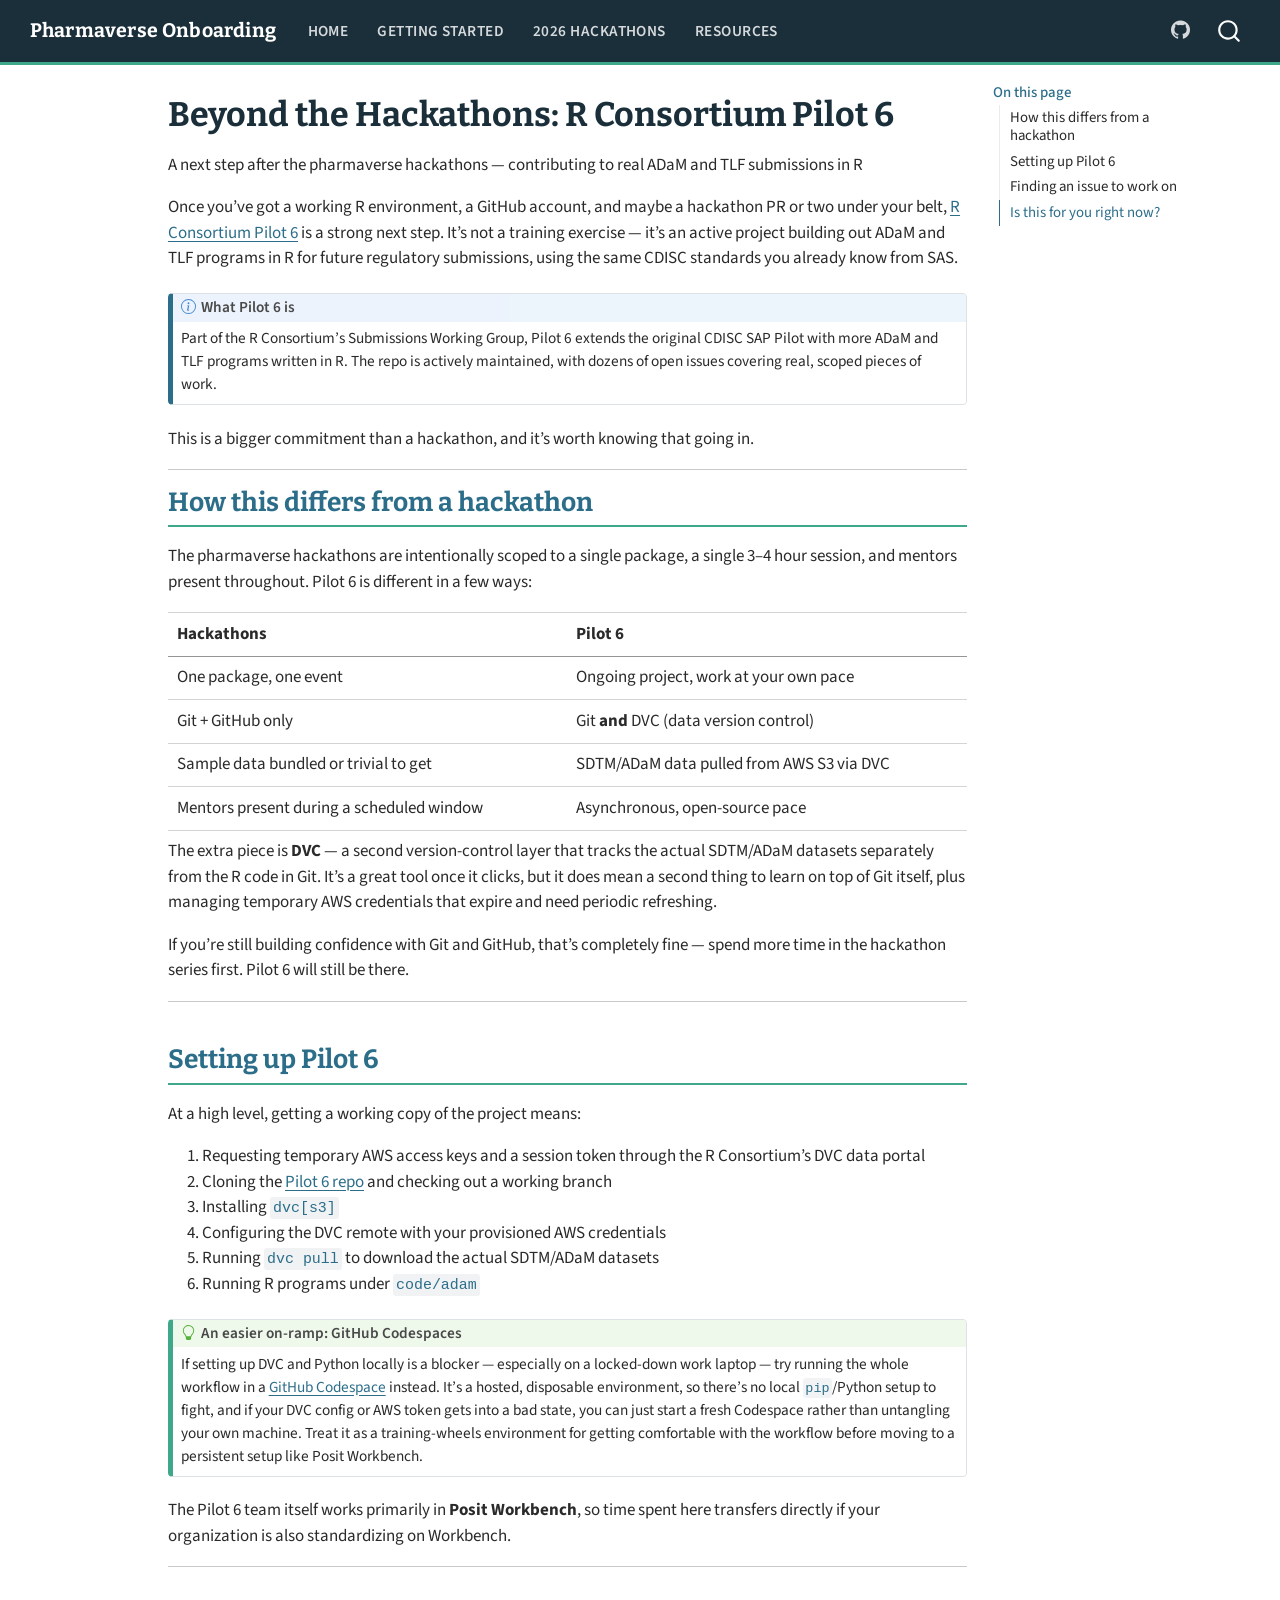
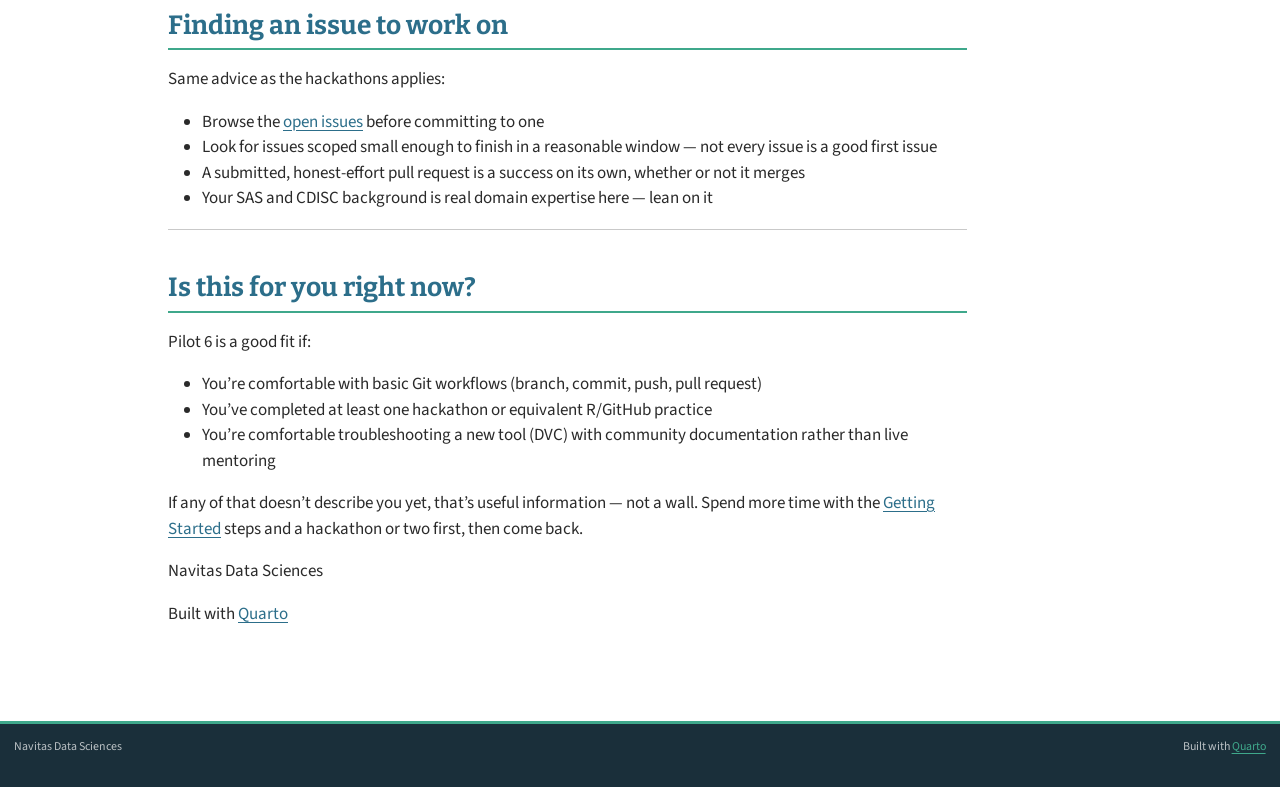
<file: pilot6.html>
<!DOCTYPE html>
<html xmlns="http://www.w3.org/1999/xhtml" lang="en" xml:lang="en"><head>

<meta charset="utf-8">
<meta name="generator" content="quarto-1.9.38">

<meta name="viewport" content="width=device-width, initial-scale=1.0, user-scalable=yes">


<title>Beyond the Hackathons: R Consortium Pilot 6 – Pharmaverse Onboarding</title>
<style>
/* Default styles provided by pandoc.
** See https://pandoc.org/MANUAL.html#variables-for-html for config info.
*/
code{white-space: pre-wrap;}
span.smallcaps{font-variant: small-caps;}
div.columns{display: flex; gap: min(4vw, 1.5em);}
div.column{flex: auto; overflow-x: auto;}
div.hanging-indent{margin-left: 1.5em; text-indent: -1.5em;}
ul.task-list{list-style: none;}
ul.task-list li input[type="checkbox"] {
  width: 0.8em;
  margin: 0 0.8em 0.2em -1em; /* quarto-specific, see https://github.com/quarto-dev/quarto-cli/issues/4556 */ 
  vertical-align: middle;
}
</style>


<script src="site_libs/quarto-nav/quarto-nav.js"></script>
<script src="site_libs/quarto-nav/headroom.min.js"></script>
<script src="site_libs/clipboard/clipboard.min.js"></script>
<script src="site_libs/quarto-search/autocomplete.umd.js"></script>
<script src="site_libs/quarto-search/fuse.min.js"></script>
<script src="site_libs/quarto-search/quarto-search.js"></script>
<meta name="quarto:offset" content="./">
<link href="./pharmaverse.png" rel="icon" type="image/png">
<script src="site_libs/quarto-html/quarto.js" type="module"></script>
<script src="site_libs/quarto-html/tabsets/tabsets.js" type="module"></script>
<script src="site_libs/quarto-html/popper.min.js"></script>
<script src="site_libs/quarto-html/tippy.umd.min.js"></script>
<script src="site_libs/quarto-html/anchor.min.js"></script>
<link href="site_libs/quarto-html/tippy.css" rel="stylesheet">
<link href="site_libs/quarto-html/quarto-syntax-highlighting-15634bcf2e68342d4ad2dfa704d543f6.css" rel="stylesheet" id="quarto-text-highlighting-styles">
<script src="site_libs/bootstrap/bootstrap.min.js"></script>
<link href="site_libs/bootstrap/bootstrap-icons.css" rel="stylesheet">
<link href="site_libs/bootstrap/bootstrap-1473f9a45095e0e89f12a7bdcc8c1a4f.min.css" rel="stylesheet" append-hash="true" id="quarto-bootstrap" data-mode="light">
<script id="quarto-search-options" type="application/json">{
  "location": "navbar",
  "copy-button": false,
  "collapse-after": 3,
  "panel-placement": "end",
  "type": "overlay",
  "limit": 50,
  "keyboard-shortcut": [
    "f",
    "/",
    "s"
  ],
  "show-item-context": false,
  "language": {
    "search-no-results-text": "No results",
    "search-matching-documents-text": "matching documents",
    "search-copy-link-title": "Copy link to search",
    "search-hide-matches-text": "Hide additional matches",
    "search-more-match-text": "more match in this document",
    "search-more-matches-text": "more matches in this document",
    "search-clear-button-title": "Clear",
    "search-text-placeholder": "",
    "search-detached-cancel-button-title": "Cancel",
    "search-submit-button-title": "Submit",
    "search-label": "Search"
  }
}</script>
<style>html{ scroll-behavior: smooth; }</style>


</head>

<body class="nav-fixed quarto-light">

<div id="quarto-search-results"></div>
  <header id="quarto-header" class="headroom fixed-top">
    <nav class="navbar navbar-expand-lg " data-bs-theme="dark">
      <div class="navbar-container container-fluid">
      <div class="navbar-brand-container mx-auto">
    <a class="navbar-brand" href="./index.html">
    <span class="navbar-title">Pharmaverse Onboarding</span>
    </a>
  </div>
            <div id="quarto-search" class="" title="Search"></div>
          <button class="navbar-toggler" type="button" data-bs-toggle="collapse" data-bs-target="#navbarCollapse" aria-controls="navbarCollapse" role="menu" aria-expanded="false" aria-label="Toggle navigation" onclick="if (window.quartoToggleHeadroom) { window.quartoToggleHeadroom(); }">
  <span class="navbar-toggler-icon"></span>
</button>
          <div class="collapse navbar-collapse" id="navbarCollapse">
            <ul class="navbar-nav navbar-nav-scroll me-auto">
  <li class="nav-item">
    <a class="nav-link" href="./index.html"> 
<span class="menu-text">Home</span></a>
  </li>  
  <li class="nav-item">
    <a class="nav-link" href="./steps.html"> 
<span class="menu-text">Getting Started</span></a>
  </li>  
  <li class="nav-item">
    <a class="nav-link" href="./hackathon.html"> 
<span class="menu-text">2026 Hackathons</span></a>
  </li>  
  <li class="nav-item">
    <a class="nav-link" href="./resources.html"> 
<span class="menu-text">Resources</span></a>
  </li>  
</ul>
            <ul class="navbar-nav navbar-nav-scroll ms-auto">
  <li class="nav-item compact">
    <a class="nav-link" href="https://github.com/pharmaverse"> <i class="bi bi-github" role="img" aria-label="GitHub">
</i> 
<span class="menu-text"></span></a>
  </li>  
</ul>
          </div> <!-- /navcollapse -->
            <div class="quarto-navbar-tools">
</div>
      </div> <!-- /container-fluid -->
    </nav>
</header>
<!-- content -->
<div id="quarto-content" class="quarto-container page-columns page-rows-contents page-layout-article page-navbar">
<!-- sidebar -->
<!-- margin-sidebar -->
    <div id="quarto-margin-sidebar" class="sidebar margin-sidebar">
        <nav id="TOC" role="doc-toc" class="toc-active">
    <h2 id="toc-title">On this page</h2>
   
  <ul>
  <li><a href="#how-this-differs-from-a-hackathon" id="toc-how-this-differs-from-a-hackathon" class="nav-link active" data-scroll-target="#how-this-differs-from-a-hackathon">How this differs from a hackathon</a></li>
  <li><a href="#setting-up-pilot-6" id="toc-setting-up-pilot-6" class="nav-link" data-scroll-target="#setting-up-pilot-6">Setting up Pilot 6</a></li>
  <li><a href="#finding-an-issue-to-work-on" id="toc-finding-an-issue-to-work-on" class="nav-link" data-scroll-target="#finding-an-issue-to-work-on">Finding an issue to work on</a></li>
  <li><a href="#is-this-for-you-right-now" id="toc-is-this-for-you-right-now" class="nav-link" data-scroll-target="#is-this-for-you-right-now">Is this for you right now?</a></li>
  </ul>
</nav>
    </div>
<!-- main -->
<main class="content" id="quarto-document-content">

<header id="title-block-header" class="quarto-title-block default">
<div class="quarto-title">
<h1 class="title">Beyond the Hackathons: R Consortium Pilot 6</h1>
</div>



<div class="quarto-title-meta">

    
  
    
  </div>
  


</header>


<p>A next step after the pharmaverse hackathons — contributing to real ADaM and TLF submissions in R</p>
<p>Once you’ve got a working R environment, a GitHub account, and maybe a hackathon PR or two under your belt, <a href="https://github.com/RConsortium/submissions-pilot6-adams-tlfs">R Consortium Pilot 6</a> is a strong next step. It’s not a training exercise — it’s an active project building out ADaM and TLF programs in R for future regulatory submissions, using the same CDISC standards you already know from SAS.</p>
<div class="callout callout-style-default callout-note callout-titled">
<div class="callout-header d-flex align-content-center">
<div class="callout-icon-container">
<i class="callout-icon"></i>
</div>
<div class="callout-title-container flex-fill">
<span class="screen-reader-only">Note</span>What Pilot 6 is
</div>
</div>
<div class="callout-body-container callout-body">
<p>Part of the R Consortium’s Submissions Working Group, Pilot 6 extends the original CDISC SAP Pilot with more ADaM and TLF programs written in R. The repo is actively maintained, with dozens of open issues covering real, scoped pieces of work.</p>
</div>
</div>
<p>This is a bigger commitment than a hackathon, and it’s worth knowing that going in.</p>
<hr>
<section id="how-this-differs-from-a-hackathon" class="level2">
<h2 class="anchored" data-anchor-id="how-this-differs-from-a-hackathon">How this differs from a hackathon</h2>
<p>The pharmaverse hackathons are intentionally scoped to a single package, a single 3–4 hour session, and mentors present throughout. Pilot 6 is different in a few ways:</p>
<table class="caption-top table">
<colgroup>
<col style="width: 50%">
<col style="width: 50%">
</colgroup>
<thead>
<tr class="header">
<th>Hackathons</th>
<th>Pilot 6</th>
</tr>
</thead>
<tbody>
<tr class="odd">
<td>One package, one event</td>
<td>Ongoing project, work at your own pace</td>
</tr>
<tr class="even">
<td>Git + GitHub only</td>
<td>Git <strong>and</strong> DVC (data version control)</td>
</tr>
<tr class="odd">
<td>Sample data bundled or trivial to get</td>
<td>SDTM/ADaM data pulled from AWS S3 via DVC</td>
</tr>
<tr class="even">
<td>Mentors present during a scheduled window</td>
<td>Asynchronous, open-source pace</td>
</tr>
</tbody>
</table>
<p>The extra piece is <strong>DVC</strong> — a second version-control layer that tracks the actual SDTM/ADaM datasets separately from the R code in Git. It’s a great tool once it clicks, but it does mean a second thing to learn on top of Git itself, plus managing temporary AWS credentials that expire and need periodic refreshing.</p>
<p>If you’re still building confidence with Git and GitHub, that’s completely fine — spend more time in the hackathon series first. Pilot 6 will still be there.</p>
<hr>
</section>
<section id="setting-up-pilot-6" class="level2">
<h2 class="anchored" data-anchor-id="setting-up-pilot-6">Setting up Pilot 6</h2>
<p>At a high level, getting a working copy of the project means:</p>
<ol type="1">
<li>Requesting temporary AWS access keys and a session token through the R Consortium’s DVC data portal</li>
<li>Cloning the <a href="https://github.com/RConsortium/submissions-pilot6-adams-tlfs">Pilot 6 repo</a> and checking out a working branch</li>
<li>Installing <code>dvc[s3]</code></li>
<li>Configuring the DVC remote with your provisioned AWS credentials</li>
<li>Running <code>dvc pull</code> to download the actual SDTM/ADaM datasets</li>
<li>Running R programs under <code>code/adam</code></li>
</ol>
<div class="callout callout-style-default callout-tip callout-titled">
<div class="callout-header d-flex align-content-center">
<div class="callout-icon-container">
<i class="callout-icon"></i>
</div>
<div class="callout-title-container flex-fill">
<span class="screen-reader-only">Tip</span>An easier on-ramp: GitHub Codespaces
</div>
</div>
<div class="callout-body-container callout-body">
<p>If setting up DVC and Python locally is a blocker — especially on a locked-down work laptop — try running the whole workflow in a <a href="https://github.com/features/codespaces">GitHub Codespace</a> instead. It’s a hosted, disposable environment, so there’s no local <code>pip</code>/Python setup to fight, and if your DVC config or AWS token gets into a bad state, you can just start a fresh Codespace rather than untangling your own machine. Treat it as a training-wheels environment for getting comfortable with the workflow before moving to a persistent setup like Posit Workbench.</p>
</div>
</div>
<p>The Pilot 6 team itself works primarily in <strong>Posit Workbench</strong>, so time spent here transfers directly if your organization is also standardizing on Workbench.</p>
<hr>
</section>
<section id="finding-an-issue-to-work-on" class="level2">
<h2 class="anchored" data-anchor-id="finding-an-issue-to-work-on">Finding an issue to work on</h2>
<p>Same advice as the hackathons applies:</p>
<ul>
<li>Browse the <a href="https://github.com/RConsortium/submissions-pilot6-adams-tlfs/issues">open issues</a> before committing to one</li>
<li>Look for issues scoped small enough to finish in a reasonable window — not every issue is a good first issue</li>
<li>A submitted, honest-effort pull request is a success on its own, whether or not it merges</li>
<li>Your SAS and CDISC background is real domain expertise here — lean on it</li>
</ul>
<hr>
</section>
<section id="is-this-for-you-right-now" class="level2">
<h2 class="anchored" data-anchor-id="is-this-for-you-right-now">Is this for you right now?</h2>
<p>Pilot 6 is a good fit if:</p>
<ul>
<li>You’re comfortable with basic Git workflows (branch, commit, push, pull request)</li>
<li>You’ve completed at least one hackathon or equivalent R/GitHub practice</li>
<li>You’re comfortable troubleshooting a new tool (DVC) with community documentation rather than live mentoring</li>
</ul>
<p>If any of that doesn’t describe you yet, that’s useful information — not a wall. Spend more time with the <a href="steps.html">Getting Started</a> steps and a hackathon or two first, then come back.</p>
<p>Navitas Data Sciences</p>
<p>Built with <a href="https://quarto.org">Quarto</a></p>


</section>

</main> <!-- /main -->
<script id="quarto-html-after-body" type="application/javascript">
  window.document.addEventListener("DOMContentLoaded", function (event) {
    const icon = "";
    const anchorJS = new window.AnchorJS();
    anchorJS.options = {
      placement: 'right',
      icon: icon
    };
    anchorJS.add('.anchored');
    const isCodeAnnotation = (el) => {
      for (const clz of el.classList) {
        if (clz.startsWith('code-annotation-')) {                     
          return true;
        }
      }
      return false;
    }
    const onCopySuccess = function(e) {
      // button target
      const button = e.trigger;
      // don't keep focus
      button.blur();
      // flash "checked"
      button.classList.add('code-copy-button-checked');
      var currentTitle = button.getAttribute("title");
      button.setAttribute("title", "Copied!");
      let tooltip;
      if (window.bootstrap) {
        button.setAttribute("data-bs-toggle", "tooltip");
        button.setAttribute("data-bs-placement", "left");
        button.setAttribute("data-bs-title", "Copied!");
        tooltip = new bootstrap.Tooltip(button, 
          { trigger: "manual", 
            customClass: "code-copy-button-tooltip",
            offset: [0, -8]});
        tooltip.show();    
      }
      setTimeout(function() {
        if (tooltip) {
          tooltip.hide();
          button.removeAttribute("data-bs-title");
          button.removeAttribute("data-bs-toggle");
          button.removeAttribute("data-bs-placement");
        }
        button.setAttribute("title", currentTitle);
        button.classList.remove('code-copy-button-checked');
      }, 1000);
      // clear code selection
      e.clearSelection();
    }
    const getTextToCopy = function(trigger) {
      const outerScaffold = trigger.parentElement.cloneNode(true);
      const codeEl = outerScaffold.querySelector('code');
      for (const childEl of codeEl.children) {
        if (isCodeAnnotation(childEl)) {
          childEl.remove();
        }
      }
      return codeEl.innerText;
    }
    const clipboard = new window.ClipboardJS('.code-copy-button:not([data-in-quarto-modal])', {
      text: getTextToCopy
    });
    clipboard.on('success', onCopySuccess);
    if (window.document.getElementById('quarto-embedded-source-code-modal')) {
      const clipboardModal = new window.ClipboardJS('.code-copy-button[data-in-quarto-modal]', {
        text: getTextToCopy,
        container: window.document.getElementById('quarto-embedded-source-code-modal')
      });
      clipboardModal.on('success', onCopySuccess);
    }
      var localhostRegex = new RegExp(/^(?:http|https):\/\/localhost\:?[0-9]*\//);
      var mailtoRegex = new RegExp(/^mailto:/);
        var filterRegex = new RegExp("https:\/\/jeffreyad\.github\.io\/pharmaverse-onboarding\/");
      var isInternal = (href) => {
          return filterRegex.test(href) || localhostRegex.test(href) || mailtoRegex.test(href);
      }
      // Inspect non-navigation links and adorn them if external
     var links = window.document.querySelectorAll('a[href]:not(.nav-link):not(.navbar-brand):not(.toc-action):not(.sidebar-link):not(.sidebar-item-toggle):not(.pagination-link):not(.no-external):not([aria-hidden]):not(.dropdown-item):not(.quarto-navigation-tool):not(.about-link)');
      for (var i=0; i<links.length; i++) {
        const link = links[i];
        if (!isInternal(link.href)) {
          // undo the damage that might have been done by quarto-nav.js in the case of
          // links that we want to consider external
          if (link.dataset.originalHref !== undefined) {
            link.href = link.dataset.originalHref;
          }
        }
      }
    function tippyHover(el, contentFn, onTriggerFn, onUntriggerFn) {
      const config = {
        allowHTML: true,
        maxWidth: 500,
        delay: 100,
        arrow: false,
        appendTo: function(el) {
            return el.parentElement;
        },
        interactive: true,
        interactiveBorder: 10,
        theme: 'quarto',
        placement: 'bottom-start',
      };
      if (contentFn) {
        config.content = contentFn;
      }
      if (onTriggerFn) {
        config.onTrigger = onTriggerFn;
      }
      if (onUntriggerFn) {
        config.onUntrigger = onUntriggerFn;
      }
      window.tippy(el, config); 
    }
    const noterefs = window.document.querySelectorAll('a[role="doc-noteref"]');
    for (var i=0; i<noterefs.length; i++) {
      const ref = noterefs[i];
      tippyHover(ref, function() {
        // use id or data attribute instead here
        let href = ref.getAttribute('data-footnote-href') || ref.getAttribute('href');
        try { href = new URL(href).hash; } catch {}
        const id = href.replace(/^#\/?/, "");
        const note = window.document.getElementById(id);
        if (note) {
          return note.innerHTML;
        } else {
          return "";
        }
      });
    }
    const xrefs = window.document.querySelectorAll('a.quarto-xref');
    const processXRef = (id, note) => {
      // Strip column container classes
      const stripColumnClz = (el) => {
        el.classList.remove("page-full", "page-columns");
        if (el.children) {
          for (const child of el.children) {
            stripColumnClz(child);
          }
        }
      }
      stripColumnClz(note)
      if (id === null || id.startsWith('sec-')) {
        // Special case sections, only their first couple elements
        const container = document.createElement("div");
        if (note.children && note.children.length > 2) {
          container.appendChild(note.children[0].cloneNode(true));
          for (let i = 1; i < note.children.length; i++) {
            const child = note.children[i];
            if (child.tagName === "P" && child.innerText === "") {
              continue;
            } else {
              container.appendChild(child.cloneNode(true));
              break;
            }
          }
          if (window.Quarto?.typesetMath) {
            window.Quarto.typesetMath(container);
          }
          return container.innerHTML
        } else {
          if (window.Quarto?.typesetMath) {
            window.Quarto.typesetMath(note);
          }
          return note.innerHTML;
        }
      } else {
        // Remove any anchor links if they are present
        const anchorLink = note.querySelector('a.anchorjs-link');
        if (anchorLink) {
          anchorLink.remove();
        }
        if (window.Quarto?.typesetMath) {
          window.Quarto.typesetMath(note);
        }
        if (note.classList.contains("callout")) {
          return note.outerHTML;
        } else {
          return note.innerHTML;
        }
      }
    }
    for (var i=0; i<xrefs.length; i++) {
      const xref = xrefs[i];
      tippyHover(xref, undefined, function(instance) {
        instance.disable();
        let url = xref.getAttribute('href');
        let hash = undefined; 
        if (url.startsWith('#')) {
          hash = url;
        } else {
          try { hash = new URL(url).hash; } catch {}
        }
        if (hash) {
          const id = hash.replace(/^#\/?/, "");
          const note = window.document.getElementById(id);
          if (note !== null) {
            try {
              const html = processXRef(id, note.cloneNode(true));
              instance.setContent(html);
            } finally {
              instance.enable();
              instance.show();
            }
          } else {
            // See if we can fetch this
            fetch(url.split('#')[0])
            .then(res => res.text())
            .then(html => {
              const parser = new DOMParser();
              const htmlDoc = parser.parseFromString(html, "text/html");
              const note = htmlDoc.getElementById(id);
              if (note !== null) {
                const html = processXRef(id, note);
                instance.setContent(html);
              } 
            }).finally(() => {
              instance.enable();
              instance.show();
            });
          }
        } else {
          // See if we can fetch a full url (with no hash to target)
          // This is a special case and we should probably do some content thinning / targeting
          fetch(url)
          .then(res => res.text())
          .then(html => {
            const parser = new DOMParser();
            const htmlDoc = parser.parseFromString(html, "text/html");
            const note = htmlDoc.querySelector('main.content');
            if (note !== null) {
              // This should only happen for chapter cross references
              // (since there is no id in the URL)
              // remove the first header
              if (note.children.length > 0 && note.children[0].tagName === "HEADER") {
                note.children[0].remove();
              }
              const html = processXRef(null, note);
              instance.setContent(html);
            } 
          }).finally(() => {
            instance.enable();
            instance.show();
          });
        }
      }, function(instance) {
      });
    }
        let selectedAnnoteEl;
        const selectorForAnnotation = ( cell, annotation) => {
          let cellAttr = 'data-code-cell="' + cell + '"';
          let lineAttr = 'data-code-annotation="' +  annotation + '"';
          const selector = 'span[' + cellAttr + '][' + lineAttr + ']';
          return selector;
        }
        const selectCodeLines = (annoteEl) => {
          const doc = window.document;
          const targetCell = annoteEl.getAttribute("data-target-cell");
          const targetAnnotation = annoteEl.getAttribute("data-target-annotation");
          const annoteSpan = window.document.querySelector(selectorForAnnotation(targetCell, targetAnnotation));
          const lines = annoteSpan.getAttribute("data-code-lines").split(",");
          const lineIds = lines.map((line) => {
            return targetCell + "-" + line;
          })
          let top = null;
          let height = null;
          let parent = null;
          if (lineIds.length > 0) {
              //compute the position of the single el (top and bottom and make a div)
              const el = window.document.getElementById(lineIds[0]);
              top = el.offsetTop;
              height = el.offsetHeight;
              parent = el.parentElement.parentElement;
            if (lineIds.length > 1) {
              const lastEl = window.document.getElementById(lineIds[lineIds.length - 1]);
              const bottom = lastEl.offsetTop + lastEl.offsetHeight;
              height = bottom - top;
            }
            if (top !== null && height !== null && parent !== null) {
              // cook up a div (if necessary) and position it 
              let div = window.document.getElementById("code-annotation-line-highlight");
              if (div === null) {
                div = window.document.createElement("div");
                div.setAttribute("id", "code-annotation-line-highlight");
                div.style.position = 'absolute';
                parent.appendChild(div);
              }
              div.style.top = top - 2 + "px";
              div.style.height = height + 4 + "px";
              div.style.left = 0;
              let gutterDiv = window.document.getElementById("code-annotation-line-highlight-gutter");
              if (gutterDiv === null) {
                gutterDiv = window.document.createElement("div");
                gutterDiv.setAttribute("id", "code-annotation-line-highlight-gutter");
                gutterDiv.style.position = 'absolute';
                const codeCell = window.document.getElementById(targetCell);
                const gutter = codeCell.querySelector('.code-annotation-gutter');
                gutter.appendChild(gutterDiv);
              }
              gutterDiv.style.top = top - 2 + "px";
              gutterDiv.style.height = height + 4 + "px";
            }
            selectedAnnoteEl = annoteEl;
          }
        };
        const unselectCodeLines = () => {
          const elementsIds = ["code-annotation-line-highlight", "code-annotation-line-highlight-gutter"];
          elementsIds.forEach((elId) => {
            const div = window.document.getElementById(elId);
            if (div) {
              div.remove();
            }
          });
          selectedAnnoteEl = undefined;
        };
          // Handle positioning of the toggle
      window.addEventListener(
        "resize",
        throttle(() => {
          elRect = undefined;
          if (selectedAnnoteEl) {
            selectCodeLines(selectedAnnoteEl);
          }
        }, 10)
      );
      function throttle(fn, ms) {
      let throttle = false;
      let timer;
        return (...args) => {
          if(!throttle) { // first call gets through
              fn.apply(this, args);
              throttle = true;
          } else { // all the others get throttled
              if(timer) clearTimeout(timer); // cancel #2
              timer = setTimeout(() => {
                fn.apply(this, args);
                timer = throttle = false;
              }, ms);
          }
        };
      }
        // Attach click handler to the DT
        const annoteDls = window.document.querySelectorAll('dt[data-target-cell]');
        for (const annoteDlNode of annoteDls) {
          annoteDlNode.addEventListener('click', (event) => {
            const clickedEl = event.target;
            if (clickedEl !== selectedAnnoteEl) {
              unselectCodeLines();
              const activeEl = window.document.querySelector('dt[data-target-cell].code-annotation-active');
              if (activeEl) {
                activeEl.classList.remove('code-annotation-active');
              }
              selectCodeLines(clickedEl);
              clickedEl.classList.add('code-annotation-active');
            } else {
              // Unselect the line
              unselectCodeLines();
              clickedEl.classList.remove('code-annotation-active');
            }
          });
        }
    const findCites = (el) => {
      const parentEl = el.parentElement;
      if (parentEl) {
        const cites = parentEl.dataset.cites;
        if (cites) {
          return {
            el,
            cites: cites.split(' ')
          };
        } else {
          return findCites(el.parentElement)
        }
      } else {
        return undefined;
      }
    };
    var bibliorefs = window.document.querySelectorAll('a[role="doc-biblioref"]');
    for (var i=0; i<bibliorefs.length; i++) {
      const ref = bibliorefs[i];
      const citeInfo = findCites(ref);
      if (citeInfo) {
        tippyHover(citeInfo.el, function() {
          var popup = window.document.createElement('div');
          citeInfo.cites.forEach(function(cite) {
            var citeDiv = window.document.createElement('div');
            citeDiv.classList.add('hanging-indent');
            citeDiv.classList.add('csl-entry');
            var biblioDiv = window.document.getElementById('ref-' + cite);
            if (biblioDiv) {
              citeDiv.innerHTML = biblioDiv.innerHTML;
            }
            popup.appendChild(citeDiv);
          });
          return popup.innerHTML;
        });
      }
    }
  });
  </script>
</div> <!-- /content -->
<footer class="footer">
  <div class="nav-footer">
    <div class="nav-footer-left">
<p>Navitas Data Sciences</p>
</div>   
    <div class="nav-footer-center">
      &nbsp;
    </div>
    <div class="nav-footer-right">
<p>Built with <a href="https://quarto.org">Quarto</a></p>
</div>
  </div>
</footer>




<script src="site_libs/quarto-html/zenscroll-min.js"></script>
</body></html>
</file>
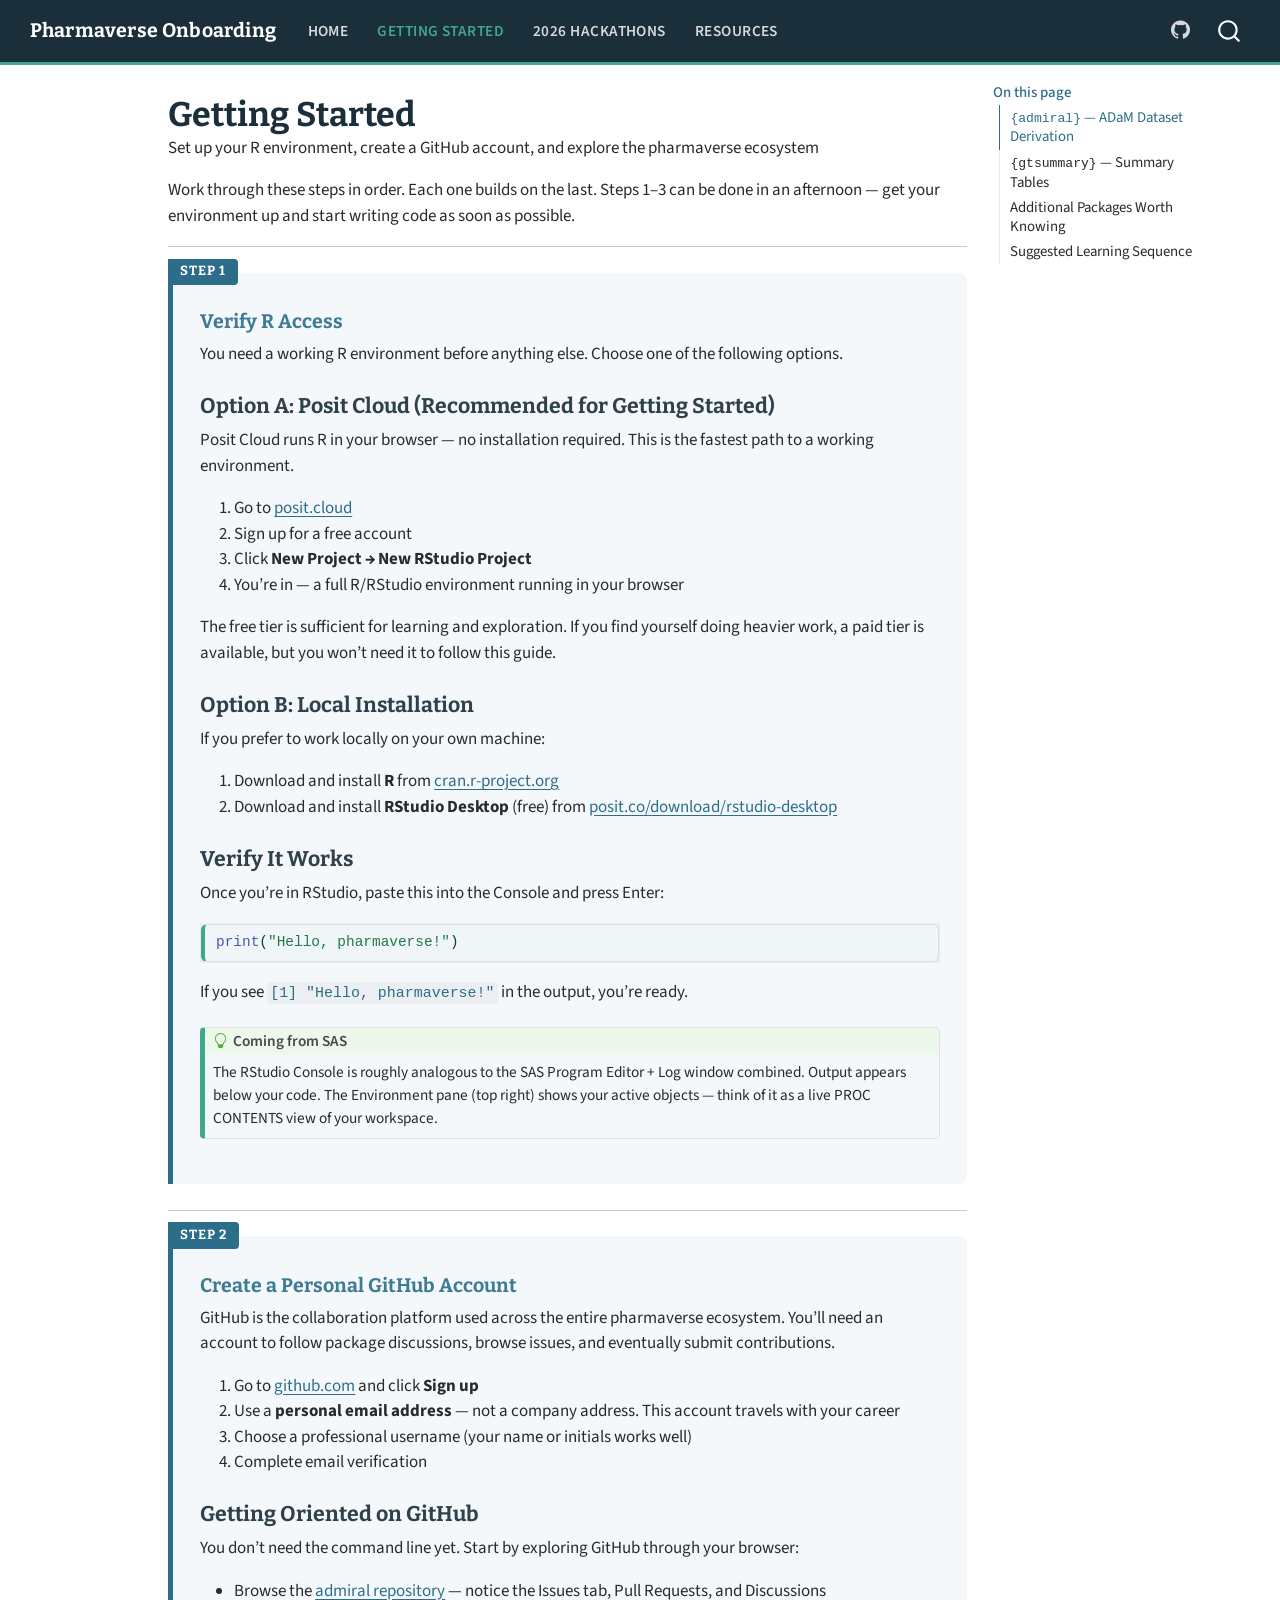
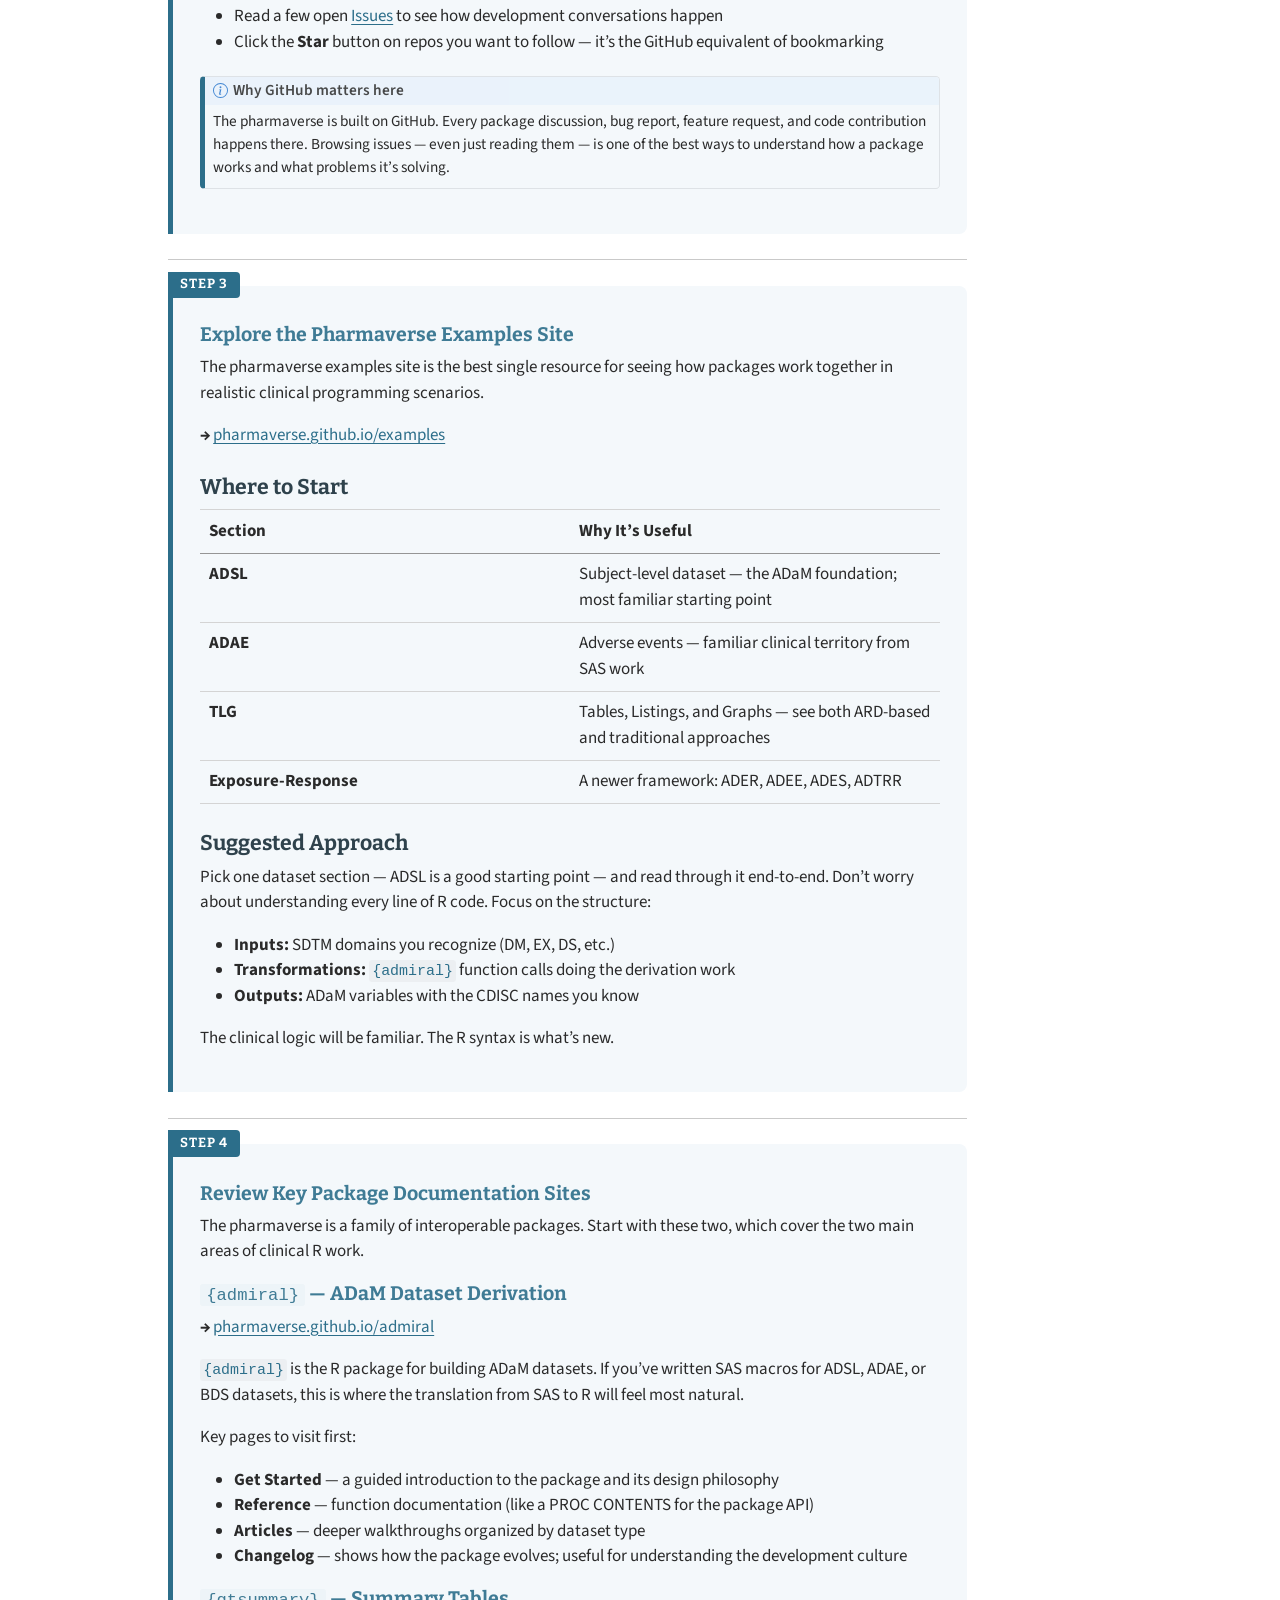
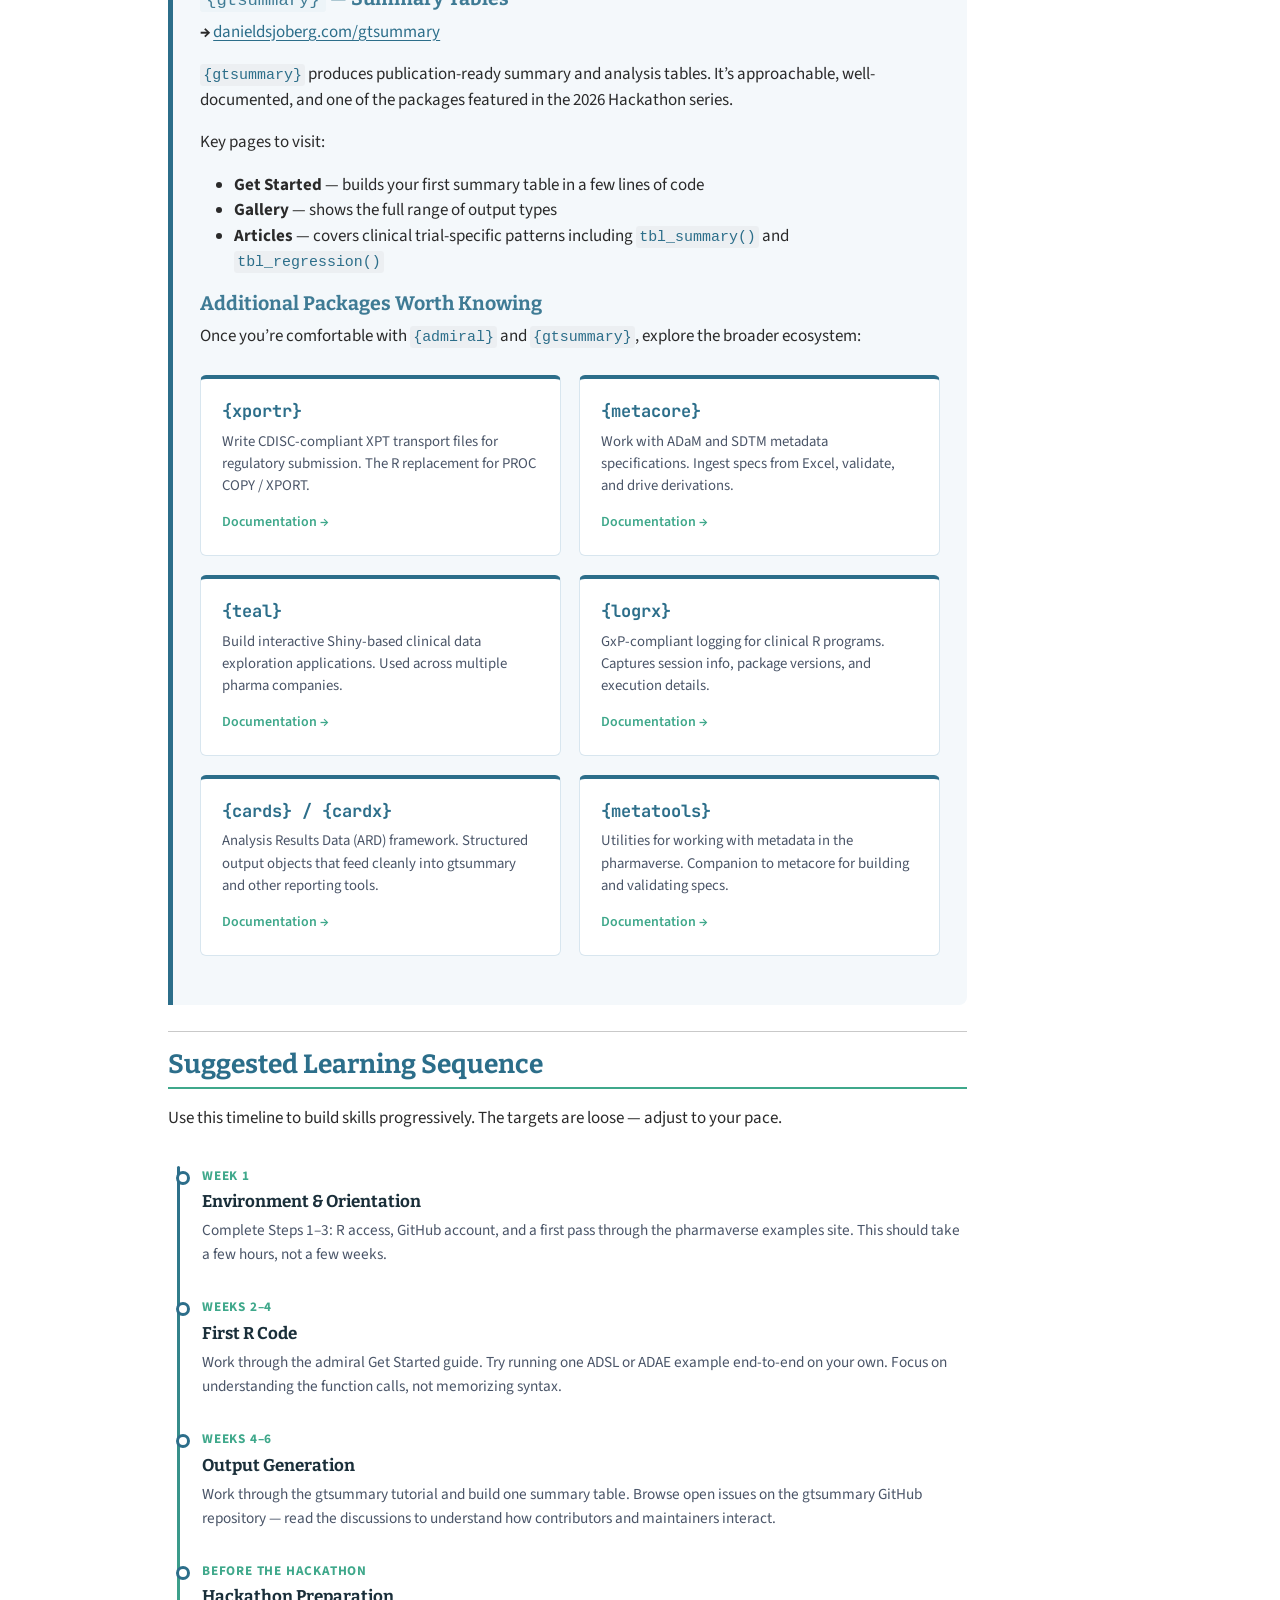
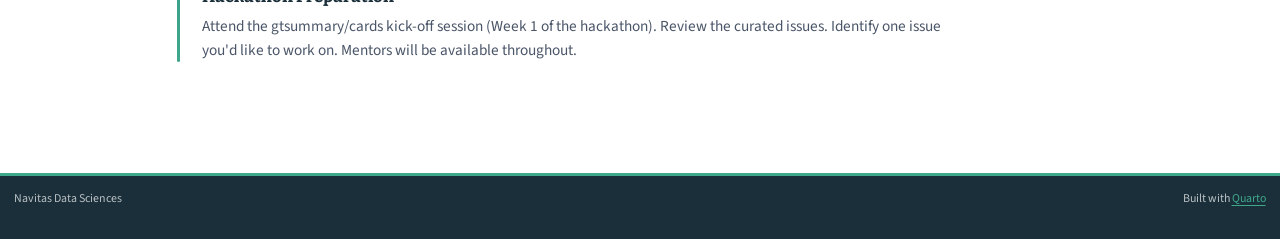
<file: steps.html>
<!DOCTYPE html>
<html xmlns="http://www.w3.org/1999/xhtml" lang="en" xml:lang="en"><head>

<meta charset="utf-8">
<meta name="generator" content="quarto-1.9.38">

<meta name="viewport" content="width=device-width, initial-scale=1.0, user-scalable=yes">

<meta name="description" content="Set up your R environment, create a GitHub account, and explore the pharmaverse ecosystem">

<title>Getting Started – Pharmaverse Onboarding</title>
<style>
/* Default styles provided by pandoc.
** See https://pandoc.org/MANUAL.html#variables-for-html for config info.
*/
code{white-space: pre-wrap;}
span.smallcaps{font-variant: small-caps;}
div.columns{display: flex; gap: min(4vw, 1.5em);}
div.column{flex: auto; overflow-x: auto;}
div.hanging-indent{margin-left: 1.5em; text-indent: -1.5em;}
ul.task-list{list-style: none;}
ul.task-list li input[type="checkbox"] {
  width: 0.8em;
  margin: 0 0.8em 0.2em -1em; /* quarto-specific, see https://github.com/quarto-dev/quarto-cli/issues/4556 */ 
  vertical-align: middle;
}
/* CSS for syntax highlighting */
html { -webkit-text-size-adjust: 100%; }
pre > code.sourceCode { white-space: pre; position: relative; }
pre > code.sourceCode > span { display: inline-block; line-height: 1.25; }
pre > code.sourceCode > span:empty { height: 1.2em; }
.sourceCode { overflow: visible; }
code.sourceCode > span { color: inherit; text-decoration: inherit; }
div.sourceCode { margin: 1em 0; }
pre.sourceCode { margin: 0; }
@media screen {
div.sourceCode { overflow: auto; }
}
@media print {
pre > code.sourceCode { white-space: pre-wrap; }
pre > code.sourceCode > span { text-indent: -5em; padding-left: 5em; }
}
pre.numberSource code
  { counter-reset: source-line 0; }
pre.numberSource code > span
  { position: relative; left: -4em; counter-increment: source-line; }
pre.numberSource code > span > a:first-child::before
  { content: counter(source-line);
    position: relative; left: -1em; text-align: right; vertical-align: baseline;
    border: none; display: inline-block;
    -webkit-touch-callout: none; -webkit-user-select: none;
    -khtml-user-select: none; -moz-user-select: none;
    -ms-user-select: none; user-select: none;
    padding: 0 4px; width: 4em;
  }
pre.numberSource { margin-left: 3em;  padding-left: 4px; }
div.sourceCode
  {   }
@media screen {
pre > code.sourceCode > span > a:first-child::before { text-decoration: underline; }
}
</style>


<script src="site_libs/quarto-nav/quarto-nav.js"></script>
<script src="site_libs/quarto-nav/headroom.min.js"></script>
<script src="site_libs/clipboard/clipboard.min.js"></script>
<script src="site_libs/quarto-search/autocomplete.umd.js"></script>
<script src="site_libs/quarto-search/fuse.min.js"></script>
<script src="site_libs/quarto-search/quarto-search.js"></script>
<meta name="quarto:offset" content="./">
<link href="./pharmaverse.png" rel="icon" type="image/png">
<script src="site_libs/quarto-html/quarto.js" type="module"></script>
<script src="site_libs/quarto-html/tabsets/tabsets.js" type="module"></script>
<script src="site_libs/quarto-html/popper.min.js"></script>
<script src="site_libs/quarto-html/tippy.umd.min.js"></script>
<script src="site_libs/quarto-html/anchor.min.js"></script>
<link href="site_libs/quarto-html/tippy.css" rel="stylesheet">
<link href="site_libs/quarto-html/quarto-syntax-highlighting-15634bcf2e68342d4ad2dfa704d543f6.css" rel="stylesheet" id="quarto-text-highlighting-styles">
<script src="site_libs/bootstrap/bootstrap.min.js"></script>
<link href="site_libs/bootstrap/bootstrap-icons.css" rel="stylesheet">
<link href="site_libs/bootstrap/bootstrap-1473f9a45095e0e89f12a7bdcc8c1a4f.min.css" rel="stylesheet" append-hash="true" id="quarto-bootstrap" data-mode="light">
<script id="quarto-search-options" type="application/json">{
  "location": "navbar",
  "copy-button": false,
  "collapse-after": 3,
  "panel-placement": "end",
  "type": "overlay",
  "limit": 50,
  "keyboard-shortcut": [
    "f",
    "/",
    "s"
  ],
  "show-item-context": false,
  "language": {
    "search-no-results-text": "No results",
    "search-matching-documents-text": "matching documents",
    "search-copy-link-title": "Copy link to search",
    "search-hide-matches-text": "Hide additional matches",
    "search-more-match-text": "more match in this document",
    "search-more-matches-text": "more matches in this document",
    "search-clear-button-title": "Clear",
    "search-text-placeholder": "",
    "search-detached-cancel-button-title": "Cancel",
    "search-submit-button-title": "Submit",
    "search-label": "Search"
  }
}</script>
<style>html{ scroll-behavior: smooth; }</style>


</head>

<body class="nav-fixed quarto-light">

<div id="quarto-search-results"></div>
  <header id="quarto-header" class="headroom fixed-top">
    <nav class="navbar navbar-expand-lg " data-bs-theme="dark">
      <div class="navbar-container container-fluid">
      <div class="navbar-brand-container mx-auto">
    <a class="navbar-brand" href="./index.html">
    <span class="navbar-title">Pharmaverse Onboarding</span>
    </a>
  </div>
            <div id="quarto-search" class="" title="Search"></div>
          <button class="navbar-toggler" type="button" data-bs-toggle="collapse" data-bs-target="#navbarCollapse" aria-controls="navbarCollapse" role="menu" aria-expanded="false" aria-label="Toggle navigation" onclick="if (window.quartoToggleHeadroom) { window.quartoToggleHeadroom(); }">
  <span class="navbar-toggler-icon"></span>
</button>
          <div class="collapse navbar-collapse" id="navbarCollapse">
            <ul class="navbar-nav navbar-nav-scroll me-auto">
  <li class="nav-item">
    <a class="nav-link" href="./index.html"> 
<span class="menu-text">Home</span></a>
  </li>  
  <li class="nav-item">
    <a class="nav-link active" href="./steps.html" aria-current="page"> 
<span class="menu-text">Getting Started</span></a>
  </li>  
  <li class="nav-item">
    <a class="nav-link" href="./hackathon.html"> 
<span class="menu-text">2026 Hackathons</span></a>
  </li>  
  <li class="nav-item">
    <a class="nav-link" href="./resources.html"> 
<span class="menu-text">Resources</span></a>
  </li>  
</ul>
            <ul class="navbar-nav navbar-nav-scroll ms-auto">
  <li class="nav-item compact">
    <a class="nav-link" href="https://github.com/pharmaverse"> <i class="bi bi-github" role="img" aria-label="GitHub">
</i> 
<span class="menu-text"></span></a>
  </li>  
</ul>
          </div> <!-- /navcollapse -->
            <div class="quarto-navbar-tools">
</div>
      </div> <!-- /container-fluid -->
    </nav>
</header>
<!-- content -->
<div id="quarto-content" class="quarto-container page-columns page-rows-contents page-layout-article page-navbar">
<!-- sidebar -->
<!-- margin-sidebar -->
    <div id="quarto-margin-sidebar" class="sidebar margin-sidebar">
        <nav id="TOC" role="doc-toc" class="toc-active">
    <h2 id="toc-title">On this page</h2>
   
  <ul>
  <li><a href="#admiral-adam-dataset-derivation" id="toc-admiral-adam-dataset-derivation" class="nav-link active" data-scroll-target="#admiral-adam-dataset-derivation"><code>{admiral}</code> — ADaM Dataset Derivation</a></li>
  <li><a href="#gtsummary-summary-tables" id="toc-gtsummary-summary-tables" class="nav-link" data-scroll-target="#gtsummary-summary-tables"><code>{gtsummary}</code> — Summary Tables</a></li>
  <li><a href="#additional-packages-worth-knowing" id="toc-additional-packages-worth-knowing" class="nav-link" data-scroll-target="#additional-packages-worth-knowing">Additional Packages Worth Knowing</a></li>
  <li><a href="#suggested-learning-sequence" id="toc-suggested-learning-sequence" class="nav-link" data-scroll-target="#suggested-learning-sequence">Suggested Learning Sequence</a></li>
  </ul>
</nav>
    </div>
<!-- main -->
<main class="content" id="quarto-document-content">

<header id="title-block-header" class="quarto-title-block default">
<div class="quarto-title">
<h1 class="title">Getting Started</h1>
</div>

<div>
  <div class="description">
    Set up your R environment, create a GitHub account, and explore the pharmaverse ecosystem
  </div>
</div>


<div class="quarto-title-meta">

    
  
    
  </div>
  


</header>


<p>Work through these steps in order. Each one builds on the last. Steps 1–3 can be done in an afternoon — get your environment up and start writing code as soon as possible.</p>
<hr>
<div class="step-card">
  <div class="step-number">Step 1</div>
  <h3 class="anchored">Verify R Access</h3>
<p>You need a working R environment before anything else. Choose one of the following options.</p>
<section id="option-a-posit-cloud-recommended-for-getting-started" class="level4">
<h4 class="anchored" data-anchor-id="option-a-posit-cloud-recommended-for-getting-started">Option A: Posit Cloud (Recommended for Getting Started)</h4>
<p>Posit Cloud runs R in your browser — no installation required. This is the fastest path to a working environment.</p>
<ol type="1">
<li>Go to <a href="https://posit.cloud">posit.cloud</a></li>
<li>Sign up for a free account</li>
<li>Click <strong>New Project → New RStudio Project</strong></li>
<li>You’re in — a full R/RStudio environment running in your browser</li>
</ol>
<p>The free tier is sufficient for learning and exploration. If you find yourself doing heavier work, a paid tier is available, but you won’t need it to follow this guide.</p>
</section>
<section id="option-b-local-installation" class="level4">
<h4 class="anchored" data-anchor-id="option-b-local-installation">Option B: Local Installation</h4>
<p>If you prefer to work locally on your own machine:</p>
<ol type="1">
<li>Download and install <strong>R</strong> from <a href="https://cran.r-project.org">cran.r-project.org</a></li>
<li>Download and install <strong>RStudio Desktop</strong> (free) from <a href="https://posit.co/download/rstudio-desktop/">posit.co/download/rstudio-desktop</a></li>
</ol>
</section>
<section id="verify-it-works" class="level4">
<h4 class="anchored" data-anchor-id="verify-it-works">Verify It Works</h4>
<p>Once you’re in RStudio, paste this into the Console and press Enter:</p>
<div class="code-copy-outer-scaffold"><div class="sourceCode" id="cb1"><pre class="sourceCode r code-with-copy"><code class="sourceCode r"><span id="cb1-1"><a href="#cb1-1" aria-hidden="true" tabindex="-1"></a><span class="fu">print</span>(<span class="st">"Hello, pharmaverse!"</span>)</span></code></pre></div><button title="Copy to Clipboard" class="code-copy-button"><i class="bi"></i></button></div>
<p>If you see <code>[1] "Hello, pharmaverse!"</code> in the output, you’re ready.</p>
<div class="callout callout-style-default callout-tip callout-titled">
<div class="callout-header d-flex align-content-center">
<div class="callout-icon-container">
<i class="callout-icon"></i>
</div>
<div class="callout-title-container flex-fill">
<span class="screen-reader-only">Tip</span>Coming from SAS
</div>
</div>
<div class="callout-body-container callout-body">
<p>The RStudio Console is roughly analogous to the SAS Program Editor + Log window combined. Output appears below your code. The Environment pane (top right) shows your active objects — think of it as a live PROC CONTENTS view of your workspace.</p>
</div>
</div>
</section></div>
<hr>
<div class="step-card">
  <div class="step-number">Step 2</div>
  <h3 class="anchored">Create a Personal GitHub Account</h3>
<p>GitHub is the collaboration platform used across the entire pharmaverse ecosystem. You’ll need an account to follow package discussions, browse issues, and eventually submit contributions.</p>
<ol type="1">
<li>Go to <a href="https://github.com">github.com</a> and click <strong>Sign up</strong></li>
<li>Use a <strong>personal email address</strong> — not a company address. This account travels with your career</li>
<li>Choose a professional username (your name or initials works well)</li>
<li>Complete email verification</li>
</ol>

<section id="getting-oriented-on-github" class="level4">
<h4 class="anchored" data-anchor-id="getting-oriented-on-github">Getting Oriented on GitHub</h4>
<p>You don’t need the command line yet. Start by exploring GitHub through your browser:</p>
<ul>
<li>Browse the <a href="https://github.com/pharmaverse/admiral">admiral repository</a> — notice the Issues tab, Pull Requests, and Discussions</li>
<li>Read a few open <a href="https://github.com/pharmaverse/admiral/issues">Issues</a> to see how development conversations happen</li>
<li>Click the <strong>Star</strong> button on repos you want to follow — it’s the GitHub equivalent of bookmarking</li>
</ul>
<div class="callout callout-style-default callout-note callout-titled">
<div class="callout-header d-flex align-content-center">
<div class="callout-icon-container">
<i class="callout-icon"></i>
</div>
<div class="callout-title-container flex-fill">
<span class="screen-reader-only">Note</span>Why GitHub matters here
</div>
</div>
<div class="callout-body-container callout-body">
<p>The pharmaverse is built on GitHub. Every package discussion, bug report, feature request, and code contribution happens there. Browsing issues — even just reading them — is one of the best ways to understand how a package works and what problems it’s solving.</p>
</div>
</div>
</section></div>
<hr>
<div class="step-card">
  <div class="step-number">Step 3</div>
  <h3 class="anchored">Explore the Pharmaverse Examples Site</h3>
<p>The pharmaverse examples site is the best single resource for seeing how packages work together in realistic clinical programming scenarios.</p>
<p><strong>→ <a href="https://pharmaverse.github.io/examples/">pharmaverse.github.io/examples</a></strong></p>

<section id="where-to-start" class="level4">
<h4 class="anchored" data-anchor-id="where-to-start">Where to Start</h4>
<table class="caption-top table">
<colgroup>
<col style="width: 50%">
<col style="width: 50%">
</colgroup>
<thead>
<tr class="header">
<th>Section</th>
<th>Why It’s Useful</th>
</tr>
</thead>
<tbody>
<tr class="odd">
<td><strong>ADSL</strong></td>
<td>Subject-level dataset — the ADaM foundation; most familiar starting point</td>
</tr>
<tr class="even">
<td><strong>ADAE</strong></td>
<td>Adverse events — familiar clinical territory from SAS work</td>
</tr>
<tr class="odd">
<td><strong>TLG</strong></td>
<td>Tables, Listings, and Graphs — see both ARD-based and traditional approaches</td>
</tr>
<tr class="even">
<td><strong>Exposure-Response</strong></td>
<td>A newer framework: ADER, ADEE, ADES, ADTRR</td>
</tr>
</tbody>
</table>
</section>
<section id="suggested-approach" class="level4">
<h4 class="anchored" data-anchor-id="suggested-approach">Suggested Approach</h4>
<p>Pick one dataset section — ADSL is a good starting point — and read through it end-to-end. Don’t worry about understanding every line of R code. Focus on the structure:</p>
<ul>
<li><strong>Inputs:</strong> SDTM domains you recognize (DM, EX, DS, etc.)</li>
<li><strong>Transformations:</strong> <code>{admiral}</code> function calls doing the derivation work</li>
<li><strong>Outputs:</strong> ADaM variables with the CDISC names you know</li>
</ul>
<p>The clinical logic will be familiar. The R syntax is what’s new.</p>
</section></div>
<hr>
<div class="step-card">
  <div class="step-number">Step 4</div>
  <h3 class="anchored">Review Key Package Documentation Sites</h3>
<p>The pharmaverse is a family of interoperable packages. Start with these two, which cover the two main areas of clinical R work.</p>

<section id="admiral-adam-dataset-derivation" class="level3">
<h3 class="anchored" data-anchor-id="admiral-adam-dataset-derivation"><code>{admiral}</code> — ADaM Dataset Derivation</h3>
<p><strong>→ <a href="https://pharmaverse.github.io/admiral/">pharmaverse.github.io/admiral</a></strong></p>
<p><code>{admiral}</code> is the R package for building ADaM datasets. If you’ve written SAS macros for ADSL, ADAE, or BDS datasets, this is where the translation from SAS to R will feel most natural.</p>
<p>Key pages to visit first:</p>
<ul>
<li><strong>Get Started</strong> — a guided introduction to the package and its design philosophy</li>
<li><strong>Reference</strong> — function documentation (like a PROC CONTENTS for the package API)</li>
<li><strong>Articles</strong> — deeper walkthroughs organized by dataset type</li>
<li><strong>Changelog</strong> — shows how the package evolves; useful for understanding the development culture</li>
</ul>
</section>
<section id="gtsummary-summary-tables" class="level3">
<h3 class="anchored" data-anchor-id="gtsummary-summary-tables"><code>{gtsummary}</code> — Summary Tables</h3>
<p><strong>→ <a href="https://www.danieldsjoberg.com/gtsummary/">danieldsjoberg.com/gtsummary</a></strong></p>
<p><code>{gtsummary}</code> produces publication-ready summary and analysis tables. It’s approachable, well-documented, and one of the packages featured in the 2026 Hackathon series.</p>
<p>Key pages to visit:</p>
<ul>
<li><strong>Get Started</strong> — builds your first summary table in a few lines of code</li>
<li><strong>Gallery</strong> — shows the full range of output types</li>
<li><strong>Articles</strong> — covers clinical trial-specific patterns including <code>tbl_summary()</code> and <code>tbl_regression()</code></li>
</ul>
</section>
<section id="additional-packages-worth-knowing" class="level3">
<h3 class="anchored" data-anchor-id="additional-packages-worth-knowing">Additional Packages Worth Knowing</h3>
<p>Once you’re comfortable with <code>{admiral}</code> and <code>{gtsummary}</code>, explore the broader ecosystem:</p>
<div class="pkg-grid">

  <div class="pkg-card">
    <div class="pkg-name">{xportr}</div>
    <div class="pkg-desc">Write CDISC-compliant XPT transport files for regulatory submission. The R replacement for PROC COPY / XPORT.</div>
    <a href="https://atorus-research.github.io/xportr/" target="_blank">Documentation →</a>
  </div>

  <div class="pkg-card">
    <div class="pkg-name">{metacore}</div>
    <div class="pkg-desc">Work with ADaM and SDTM metadata specifications. Ingest specs from Excel, validate, and drive derivations.</div>
    <a href="https://atorus-research.github.io/metacore/" target="_blank">Documentation →</a>
  </div>

  <div class="pkg-card">
    <div class="pkg-name">{teal}</div>
    <div class="pkg-desc">Build interactive Shiny-based clinical data exploration applications. Used across multiple pharma companies.</div>
    <a href="https://insightsengineering.github.io/teal/" target="_blank">Documentation →</a>
  </div>

  <div class="pkg-card">
    <div class="pkg-name">{logrx}</div>
    <div class="pkg-desc">GxP-compliant logging for clinical R programs. Captures session info, package versions, and execution details.</div>
    <a href="https://pharmaverse.github.io/logrx/" target="_blank">Documentation →</a>
  </div>

  <div class="pkg-card">
    <div class="pkg-name">{cards} / {cardx}</div>
    <div class="pkg-desc">Analysis Results Data (ARD) framework. Structured output objects that feed cleanly into gtsummary and other reporting tools.</div>
    <a href="https://insightsengineering.github.io/cards/" target="_blank">Documentation →</a>
  </div>

  <div class="pkg-card">
    <div class="pkg-name">{metatools}</div>
    <div class="pkg-desc">Utilities for working with metadata in the pharmaverse. Companion to metacore for building and validating specs.</div>
    <a href="https://pharmaverse.github.io/metatools/" target="_blank">Documentation →</a>
  </div>

</div>
</section></div>
<hr>

<section id="suggested-learning-sequence" class="level2">
<h2 class="anchored" data-anchor-id="suggested-learning-sequence">Suggested Learning Sequence</h2>
<p>Use this timeline to build skills progressively. The targets are loose — adjust to your pace.</p>
<div class="timeline">

  <div class="timeline-item">
    <div class="tl-period">Week 1</div>
    <div class="tl-title">Environment &amp; Orientation</div>
    <div class="tl-body">Complete Steps 1–3: R access, GitHub account, and a first pass through the pharmaverse examples site. This should take a few hours, not a few weeks.</div>
  </div>

  <div class="timeline-item">
    <div class="tl-period">Weeks 2–4</div>
    <div class="tl-title">First R Code</div>
    <div class="tl-body">Work through the admiral Get Started guide. Try running one ADSL or ADAE example end-to-end on your own. Focus on understanding the function calls, not memorizing syntax.</div>
  </div>

  <div class="timeline-item">
    <div class="tl-period">Weeks 4–6</div>
    <div class="tl-title">Output Generation</div>
    <div class="tl-body">Work through the gtsummary tutorial and build one summary table. Browse open issues on the gtsummary GitHub repository — read the discussions to understand how contributors and maintainers interact.</div>
  </div>

  <div class="timeline-item">
    <div class="tl-period">Before the hackathon</div>
    <div class="tl-title">Hackathon Preparation</div>
    <div class="tl-body">Attend the gtsummary/cards kick-off session (Week 1 of the hackathon). Review the curated issues. Identify one issue you'd like to work on. Mentors will be available throughout.</div>
  </div>

</div>


</section>

</main> <!-- /main -->
<script id="quarto-html-after-body" type="application/javascript">
  window.document.addEventListener("DOMContentLoaded", function (event) {
    const icon = "";
    const anchorJS = new window.AnchorJS();
    anchorJS.options = {
      placement: 'right',
      icon: icon
    };
    anchorJS.add('.anchored');
    const isCodeAnnotation = (el) => {
      for (const clz of el.classList) {
        if (clz.startsWith('code-annotation-')) {                     
          return true;
        }
      }
      return false;
    }
    const onCopySuccess = function(e) {
      // button target
      const button = e.trigger;
      // don't keep focus
      button.blur();
      // flash "checked"
      button.classList.add('code-copy-button-checked');
      var currentTitle = button.getAttribute("title");
      button.setAttribute("title", "Copied!");
      let tooltip;
      if (window.bootstrap) {
        button.setAttribute("data-bs-toggle", "tooltip");
        button.setAttribute("data-bs-placement", "left");
        button.setAttribute("data-bs-title", "Copied!");
        tooltip = new bootstrap.Tooltip(button, 
          { trigger: "manual", 
            customClass: "code-copy-button-tooltip",
            offset: [0, -8]});
        tooltip.show();    
      }
      setTimeout(function() {
        if (tooltip) {
          tooltip.hide();
          button.removeAttribute("data-bs-title");
          button.removeAttribute("data-bs-toggle");
          button.removeAttribute("data-bs-placement");
        }
        button.setAttribute("title", currentTitle);
        button.classList.remove('code-copy-button-checked');
      }, 1000);
      // clear code selection
      e.clearSelection();
    }
    const getTextToCopy = function(trigger) {
      const outerScaffold = trigger.parentElement.cloneNode(true);
      const codeEl = outerScaffold.querySelector('code');
      for (const childEl of codeEl.children) {
        if (isCodeAnnotation(childEl)) {
          childEl.remove();
        }
      }
      return codeEl.innerText;
    }
    const clipboard = new window.ClipboardJS('.code-copy-button:not([data-in-quarto-modal])', {
      text: getTextToCopy
    });
    clipboard.on('success', onCopySuccess);
    if (window.document.getElementById('quarto-embedded-source-code-modal')) {
      const clipboardModal = new window.ClipboardJS('.code-copy-button[data-in-quarto-modal]', {
        text: getTextToCopy,
        container: window.document.getElementById('quarto-embedded-source-code-modal')
      });
      clipboardModal.on('success', onCopySuccess);
    }
      var localhostRegex = new RegExp(/^(?:http|https):\/\/localhost\:?[0-9]*\//);
      var mailtoRegex = new RegExp(/^mailto:/);
        var filterRegex = new RegExp("https:\/\/jeffreyad\.github\.io\/pharmaverse-onboarding\/");
      var isInternal = (href) => {
          return filterRegex.test(href) || localhostRegex.test(href) || mailtoRegex.test(href);
      }
      // Inspect non-navigation links and adorn them if external
     var links = window.document.querySelectorAll('a[href]:not(.nav-link):not(.navbar-brand):not(.toc-action):not(.sidebar-link):not(.sidebar-item-toggle):not(.pagination-link):not(.no-external):not([aria-hidden]):not(.dropdown-item):not(.quarto-navigation-tool):not(.about-link)');
      for (var i=0; i<links.length; i++) {
        const link = links[i];
        if (!isInternal(link.href)) {
          // undo the damage that might have been done by quarto-nav.js in the case of
          // links that we want to consider external
          if (link.dataset.originalHref !== undefined) {
            link.href = link.dataset.originalHref;
          }
        }
      }
    function tippyHover(el, contentFn, onTriggerFn, onUntriggerFn) {
      const config = {
        allowHTML: true,
        maxWidth: 500,
        delay: 100,
        arrow: false,
        appendTo: function(el) {
            return el.parentElement;
        },
        interactive: true,
        interactiveBorder: 10,
        theme: 'quarto',
        placement: 'bottom-start',
      };
      if (contentFn) {
        config.content = contentFn;
      }
      if (onTriggerFn) {
        config.onTrigger = onTriggerFn;
      }
      if (onUntriggerFn) {
        config.onUntrigger = onUntriggerFn;
      }
      window.tippy(el, config); 
    }
    const noterefs = window.document.querySelectorAll('a[role="doc-noteref"]');
    for (var i=0; i<noterefs.length; i++) {
      const ref = noterefs[i];
      tippyHover(ref, function() {
        // use id or data attribute instead here
        let href = ref.getAttribute('data-footnote-href') || ref.getAttribute('href');
        try { href = new URL(href).hash; } catch {}
        const id = href.replace(/^#\/?/, "");
        const note = window.document.getElementById(id);
        if (note) {
          return note.innerHTML;
        } else {
          return "";
        }
      });
    }
    const xrefs = window.document.querySelectorAll('a.quarto-xref');
    const processXRef = (id, note) => {
      // Strip column container classes
      const stripColumnClz = (el) => {
        el.classList.remove("page-full", "page-columns");
        if (el.children) {
          for (const child of el.children) {
            stripColumnClz(child);
          }
        }
      }
      stripColumnClz(note)
      if (id === null || id.startsWith('sec-')) {
        // Special case sections, only their first couple elements
        const container = document.createElement("div");
        if (note.children && note.children.length > 2) {
          container.appendChild(note.children[0].cloneNode(true));
          for (let i = 1; i < note.children.length; i++) {
            const child = note.children[i];
            if (child.tagName === "P" && child.innerText === "") {
              continue;
            } else {
              container.appendChild(child.cloneNode(true));
              break;
            }
          }
          if (window.Quarto?.typesetMath) {
            window.Quarto.typesetMath(container);
          }
          return container.innerHTML
        } else {
          if (window.Quarto?.typesetMath) {
            window.Quarto.typesetMath(note);
          }
          return note.innerHTML;
        }
      } else {
        // Remove any anchor links if they are present
        const anchorLink = note.querySelector('a.anchorjs-link');
        if (anchorLink) {
          anchorLink.remove();
        }
        if (window.Quarto?.typesetMath) {
          window.Quarto.typesetMath(note);
        }
        if (note.classList.contains("callout")) {
          return note.outerHTML;
        } else {
          return note.innerHTML;
        }
      }
    }
    for (var i=0; i<xrefs.length; i++) {
      const xref = xrefs[i];
      tippyHover(xref, undefined, function(instance) {
        instance.disable();
        let url = xref.getAttribute('href');
        let hash = undefined; 
        if (url.startsWith('#')) {
          hash = url;
        } else {
          try { hash = new URL(url).hash; } catch {}
        }
        if (hash) {
          const id = hash.replace(/^#\/?/, "");
          const note = window.document.getElementById(id);
          if (note !== null) {
            try {
              const html = processXRef(id, note.cloneNode(true));
              instance.setContent(html);
            } finally {
              instance.enable();
              instance.show();
            }
          } else {
            // See if we can fetch this
            fetch(url.split('#')[0])
            .then(res => res.text())
            .then(html => {
              const parser = new DOMParser();
              const htmlDoc = parser.parseFromString(html, "text/html");
              const note = htmlDoc.getElementById(id);
              if (note !== null) {
                const html = processXRef(id, note);
                instance.setContent(html);
              } 
            }).finally(() => {
              instance.enable();
              instance.show();
            });
          }
        } else {
          // See if we can fetch a full url (with no hash to target)
          // This is a special case and we should probably do some content thinning / targeting
          fetch(url)
          .then(res => res.text())
          .then(html => {
            const parser = new DOMParser();
            const htmlDoc = parser.parseFromString(html, "text/html");
            const note = htmlDoc.querySelector('main.content');
            if (note !== null) {
              // This should only happen for chapter cross references
              // (since there is no id in the URL)
              // remove the first header
              if (note.children.length > 0 && note.children[0].tagName === "HEADER") {
                note.children[0].remove();
              }
              const html = processXRef(null, note);
              instance.setContent(html);
            } 
          }).finally(() => {
            instance.enable();
            instance.show();
          });
        }
      }, function(instance) {
      });
    }
        let selectedAnnoteEl;
        const selectorForAnnotation = ( cell, annotation) => {
          let cellAttr = 'data-code-cell="' + cell + '"';
          let lineAttr = 'data-code-annotation="' +  annotation + '"';
          const selector = 'span[' + cellAttr + '][' + lineAttr + ']';
          return selector;
        }
        const selectCodeLines = (annoteEl) => {
          const doc = window.document;
          const targetCell = annoteEl.getAttribute("data-target-cell");
          const targetAnnotation = annoteEl.getAttribute("data-target-annotation");
          const annoteSpan = window.document.querySelector(selectorForAnnotation(targetCell, targetAnnotation));
          const lines = annoteSpan.getAttribute("data-code-lines").split(",");
          const lineIds = lines.map((line) => {
            return targetCell + "-" + line;
          })
          let top = null;
          let height = null;
          let parent = null;
          if (lineIds.length > 0) {
              //compute the position of the single el (top and bottom and make a div)
              const el = window.document.getElementById(lineIds[0]);
              top = el.offsetTop;
              height = el.offsetHeight;
              parent = el.parentElement.parentElement;
            if (lineIds.length > 1) {
              const lastEl = window.document.getElementById(lineIds[lineIds.length - 1]);
              const bottom = lastEl.offsetTop + lastEl.offsetHeight;
              height = bottom - top;
            }
            if (top !== null && height !== null && parent !== null) {
              // cook up a div (if necessary) and position it 
              let div = window.document.getElementById("code-annotation-line-highlight");
              if (div === null) {
                div = window.document.createElement("div");
                div.setAttribute("id", "code-annotation-line-highlight");
                div.style.position = 'absolute';
                parent.appendChild(div);
              }
              div.style.top = top - 2 + "px";
              div.style.height = height + 4 + "px";
              div.style.left = 0;
              let gutterDiv = window.document.getElementById("code-annotation-line-highlight-gutter");
              if (gutterDiv === null) {
                gutterDiv = window.document.createElement("div");
                gutterDiv.setAttribute("id", "code-annotation-line-highlight-gutter");
                gutterDiv.style.position = 'absolute';
                const codeCell = window.document.getElementById(targetCell);
                const gutter = codeCell.querySelector('.code-annotation-gutter');
                gutter.appendChild(gutterDiv);
              }
              gutterDiv.style.top = top - 2 + "px";
              gutterDiv.style.height = height + 4 + "px";
            }
            selectedAnnoteEl = annoteEl;
          }
        };
        const unselectCodeLines = () => {
          const elementsIds = ["code-annotation-line-highlight", "code-annotation-line-highlight-gutter"];
          elementsIds.forEach((elId) => {
            const div = window.document.getElementById(elId);
            if (div) {
              div.remove();
            }
          });
          selectedAnnoteEl = undefined;
        };
          // Handle positioning of the toggle
      window.addEventListener(
        "resize",
        throttle(() => {
          elRect = undefined;
          if (selectedAnnoteEl) {
            selectCodeLines(selectedAnnoteEl);
          }
        }, 10)
      );
      function throttle(fn, ms) {
      let throttle = false;
      let timer;
        return (...args) => {
          if(!throttle) { // first call gets through
              fn.apply(this, args);
              throttle = true;
          } else { // all the others get throttled
              if(timer) clearTimeout(timer); // cancel #2
              timer = setTimeout(() => {
                fn.apply(this, args);
                timer = throttle = false;
              }, ms);
          }
        };
      }
        // Attach click handler to the DT
        const annoteDls = window.document.querySelectorAll('dt[data-target-cell]');
        for (const annoteDlNode of annoteDls) {
          annoteDlNode.addEventListener('click', (event) => {
            const clickedEl = event.target;
            if (clickedEl !== selectedAnnoteEl) {
              unselectCodeLines();
              const activeEl = window.document.querySelector('dt[data-target-cell].code-annotation-active');
              if (activeEl) {
                activeEl.classList.remove('code-annotation-active');
              }
              selectCodeLines(clickedEl);
              clickedEl.classList.add('code-annotation-active');
            } else {
              // Unselect the line
              unselectCodeLines();
              clickedEl.classList.remove('code-annotation-active');
            }
          });
        }
    const findCites = (el) => {
      const parentEl = el.parentElement;
      if (parentEl) {
        const cites = parentEl.dataset.cites;
        if (cites) {
          return {
            el,
            cites: cites.split(' ')
          };
        } else {
          return findCites(el.parentElement)
        }
      } else {
        return undefined;
      }
    };
    var bibliorefs = window.document.querySelectorAll('a[role="doc-biblioref"]');
    for (var i=0; i<bibliorefs.length; i++) {
      const ref = bibliorefs[i];
      const citeInfo = findCites(ref);
      if (citeInfo) {
        tippyHover(citeInfo.el, function() {
          var popup = window.document.createElement('div');
          citeInfo.cites.forEach(function(cite) {
            var citeDiv = window.document.createElement('div');
            citeDiv.classList.add('hanging-indent');
            citeDiv.classList.add('csl-entry');
            var biblioDiv = window.document.getElementById('ref-' + cite);
            if (biblioDiv) {
              citeDiv.innerHTML = biblioDiv.innerHTML;
            }
            popup.appendChild(citeDiv);
          });
          return popup.innerHTML;
        });
      }
    }
  });
  </script>
</div> <!-- /content -->
<footer class="footer">
  <div class="nav-footer">
    <div class="nav-footer-left">
<p>Navitas Data Sciences</p>
</div>   
    <div class="nav-footer-center">
      &nbsp;
    </div>
    <div class="nav-footer-right">
<p>Built with <a href="https://quarto.org">Quarto</a></p>
</div>
  </div>
</footer>




<script src="site_libs/quarto-html/zenscroll-min.js"></script>
</body></html>
</file>
<file: site_libs/quarto-html/tippy.css>
.tippy-box[data-animation=fade][data-state=hidden]{opacity:0}[data-tippy-root]{max-width:calc(100vw - 10px)}.tippy-box{position:relative;background-color:#333;color:#fff;border-radius:4px;font-size:14px;line-height:1.4;white-space:normal;outline:0;transition-property:transform,visibility,opacity}.tippy-box[data-placement^=top]>.tippy-arrow{bottom:0}.tippy-box[data-placement^=top]>.tippy-arrow:before{bottom:-7px;left:0;border-width:8px 8px 0;border-top-color:initial;transform-origin:center top}.tippy-box[data-placement^=bottom]>.tippy-arrow{top:0}.tippy-box[data-placement^=bottom]>.tippy-arrow:before{top:-7px;left:0;border-width:0 8px 8px;border-bottom-color:initial;transform-origin:center bottom}.tippy-box[data-placement^=left]>.tippy-arrow{right:0}.tippy-box[data-placement^=left]>.tippy-arrow:before{border-width:8px 0 8px 8px;border-left-color:initial;right:-7px;transform-origin:center left}.tippy-box[data-placement^=right]>.tippy-arrow{left:0}.tippy-box[data-placement^=right]>.tippy-arrow:before{left:-7px;border-width:8px 8px 8px 0;border-right-color:initial;transform-origin:center right}.tippy-box[data-inertia][data-state=visible]{transition-timing-function:cubic-bezier(.54,1.5,.38,1.11)}.tippy-arrow{width:16px;height:16px;color:#333}.tippy-arrow:before{content:"";position:absolute;border-color:transparent;border-style:solid}.tippy-content{position:relative;padding:5px 9px;z-index:1}
</file>
<file: site_libs/quarto-html/quarto-syntax-highlighting-15634bcf2e68342d4ad2dfa704d543f6.css>
/* quarto syntax highlight colors */
:root {
  --quarto-hl-ot-color: #003B4F;
  --quarto-hl-at-color: #657422;
  --quarto-hl-ss-color: #20794D;
  --quarto-hl-an-color: #5E5E5E;
  --quarto-hl-fu-color: #4758AB;
  --quarto-hl-st-color: #20794D;
  --quarto-hl-cf-color: #003B4F;
  --quarto-hl-op-color: #5E5E5E;
  --quarto-hl-er-color: #AD0000;
  --quarto-hl-bn-color: #AD0000;
  --quarto-hl-al-color: #AD0000;
  --quarto-hl-va-color: #111111;
  --quarto-hl-bu-color: inherit;
  --quarto-hl-ex-color: inherit;
  --quarto-hl-pp-color: #AD0000;
  --quarto-hl-in-color: #5E5E5E;
  --quarto-hl-vs-color: #20794D;
  --quarto-hl-wa-color: #5E5E5E;
  --quarto-hl-do-color: #5E5E5E;
  --quarto-hl-im-color: #00769E;
  --quarto-hl-ch-color: #20794D;
  --quarto-hl-dt-color: #AD0000;
  --quarto-hl-fl-color: #AD0000;
  --quarto-hl-co-color: #5E5E5E;
  --quarto-hl-cv-color: #5E5E5E;
  --quarto-hl-cn-color: #8f5902;
  --quarto-hl-sc-color: #5E5E5E;
  --quarto-hl-dv-color: #AD0000;
  --quarto-hl-kw-color: #003B4F;
}

/* other quarto variables */
:root {
  --quarto-font-monospace: SFMono-Regular, Menlo, Monaco, Consolas, "Liberation Mono", "Courier New", monospace;
}

/* syntax highlight based on Pandoc's rules */
pre > code.sourceCode > span {
  color: #003B4F;
}

code.sourceCode > span {
  color: #003B4F;
}

div.sourceCode,
div.sourceCode pre.sourceCode {
  color: #003B4F;
}

/* Normal */
code span {
  color: #003B4F;
}

/* Alert */
code span.al {
  color: #AD0000;
  font-style: inherit;
}

/* Annotation */
code span.an {
  color: #5E5E5E;
  font-style: inherit;
}

/* Attribute */
code span.at {
  color: #657422;
  font-style: inherit;
}

/* BaseN */
code span.bn {
  color: #AD0000;
  font-style: inherit;
}

/* BuiltIn */
code span.bu {
  font-style: inherit;
}

/* ControlFlow */
code span.cf {
  color: #003B4F;
  font-weight: bold;
  font-style: inherit;
}

/* Char */
code span.ch {
  color: #20794D;
  font-style: inherit;
}

/* Constant */
code span.cn {
  color: #8f5902;
  font-style: inherit;
}

/* Comment */
code span.co {
  color: #5E5E5E;
  font-style: inherit;
}

/* CommentVar */
code span.cv {
  color: #5E5E5E;
  font-style: italic;
}

/* Documentation */
code span.do {
  color: #5E5E5E;
  font-style: italic;
}

/* DataType */
code span.dt {
  color: #AD0000;
  font-style: inherit;
}

/* DecVal */
code span.dv {
  color: #AD0000;
  font-style: inherit;
}

/* Error */
code span.er {
  color: #AD0000;
  font-style: inherit;
}

/* Extension */
code span.ex {
  font-style: inherit;
}

/* Float */
code span.fl {
  color: #AD0000;
  font-style: inherit;
}

/* Function */
code span.fu {
  color: #4758AB;
  font-style: inherit;
}

/* Import */
code span.im {
  color: #00769E;
  font-style: inherit;
}

/* Information */
code span.in {
  color: #5E5E5E;
  font-style: inherit;
}

/* Keyword */
code span.kw {
  color: #003B4F;
  font-weight: bold;
  font-style: inherit;
}

/* Operator */
code span.op {
  color: #5E5E5E;
  font-style: inherit;
}

/* Other */
code span.ot {
  color: #003B4F;
  font-style: inherit;
}

/* Preprocessor */
code span.pp {
  color: #AD0000;
  font-style: inherit;
}

/* SpecialChar */
code span.sc {
  color: #5E5E5E;
  font-style: inherit;
}

/* SpecialString */
code span.ss {
  color: #20794D;
  font-style: inherit;
}

/* String */
code span.st {
  color: #20794D;
  font-style: inherit;
}

/* Variable */
code span.va {
  color: #111111;
  font-style: inherit;
}

/* VerbatimString */
code span.vs {
  color: #20794D;
  font-style: inherit;
}

/* Warning */
code span.wa {
  color: #5E5E5E;
  font-style: italic;
}

.prevent-inlining {
  content: "</";
}

/*# sourceMappingURL=f23921c56f73e400b49028c9186a1aa0.css.map */
</file>
